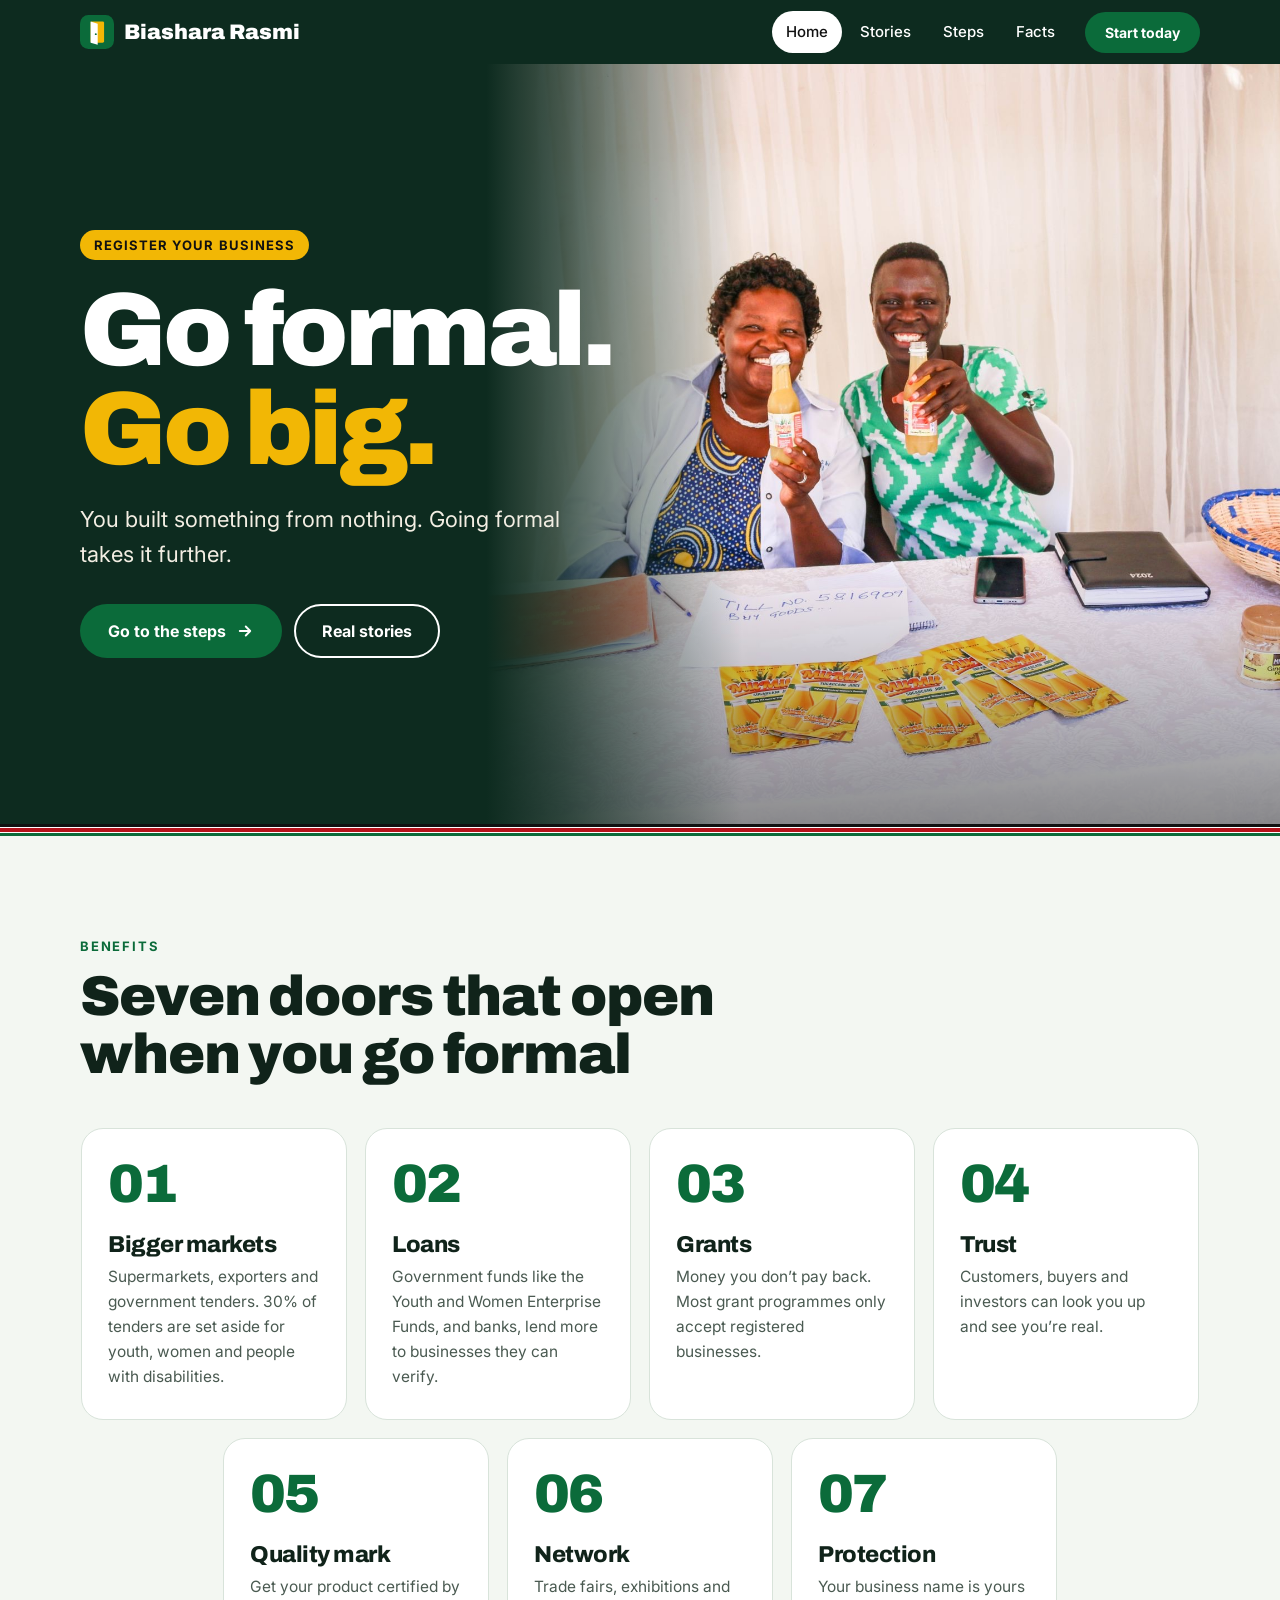
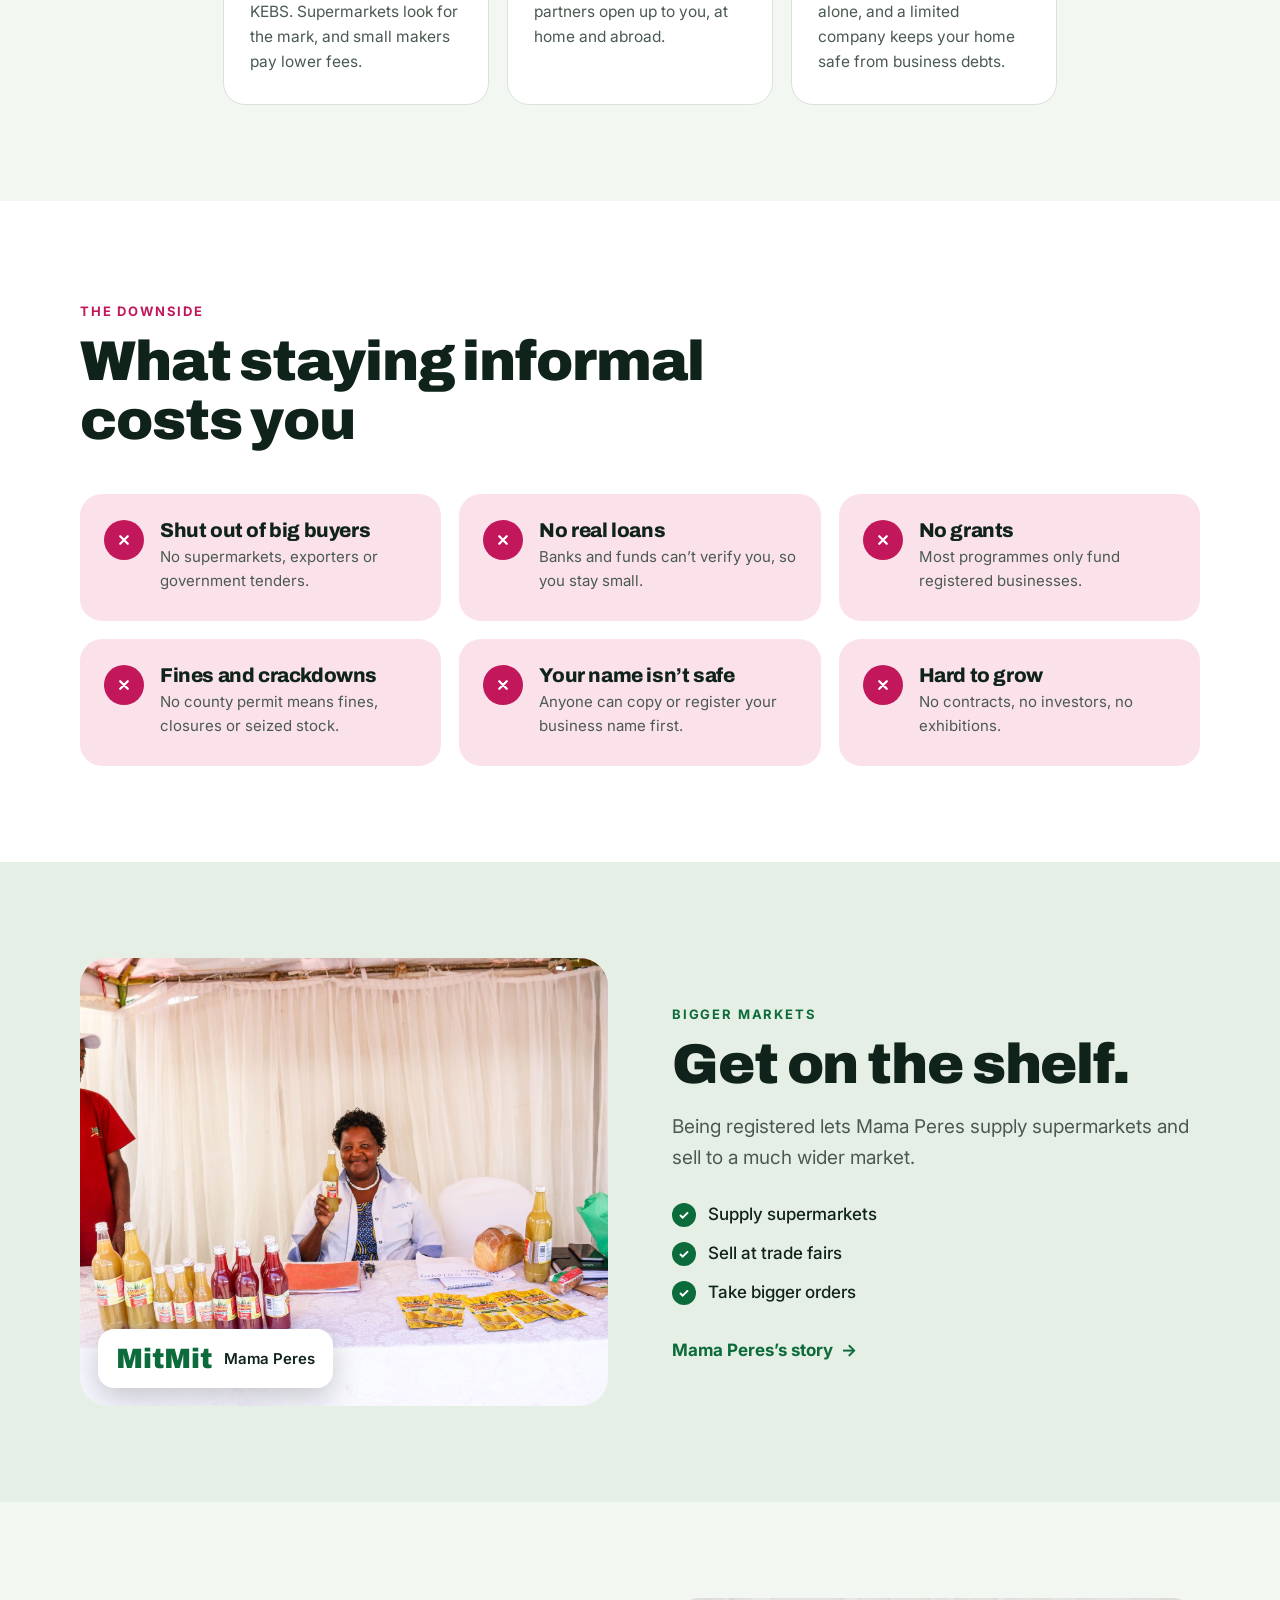
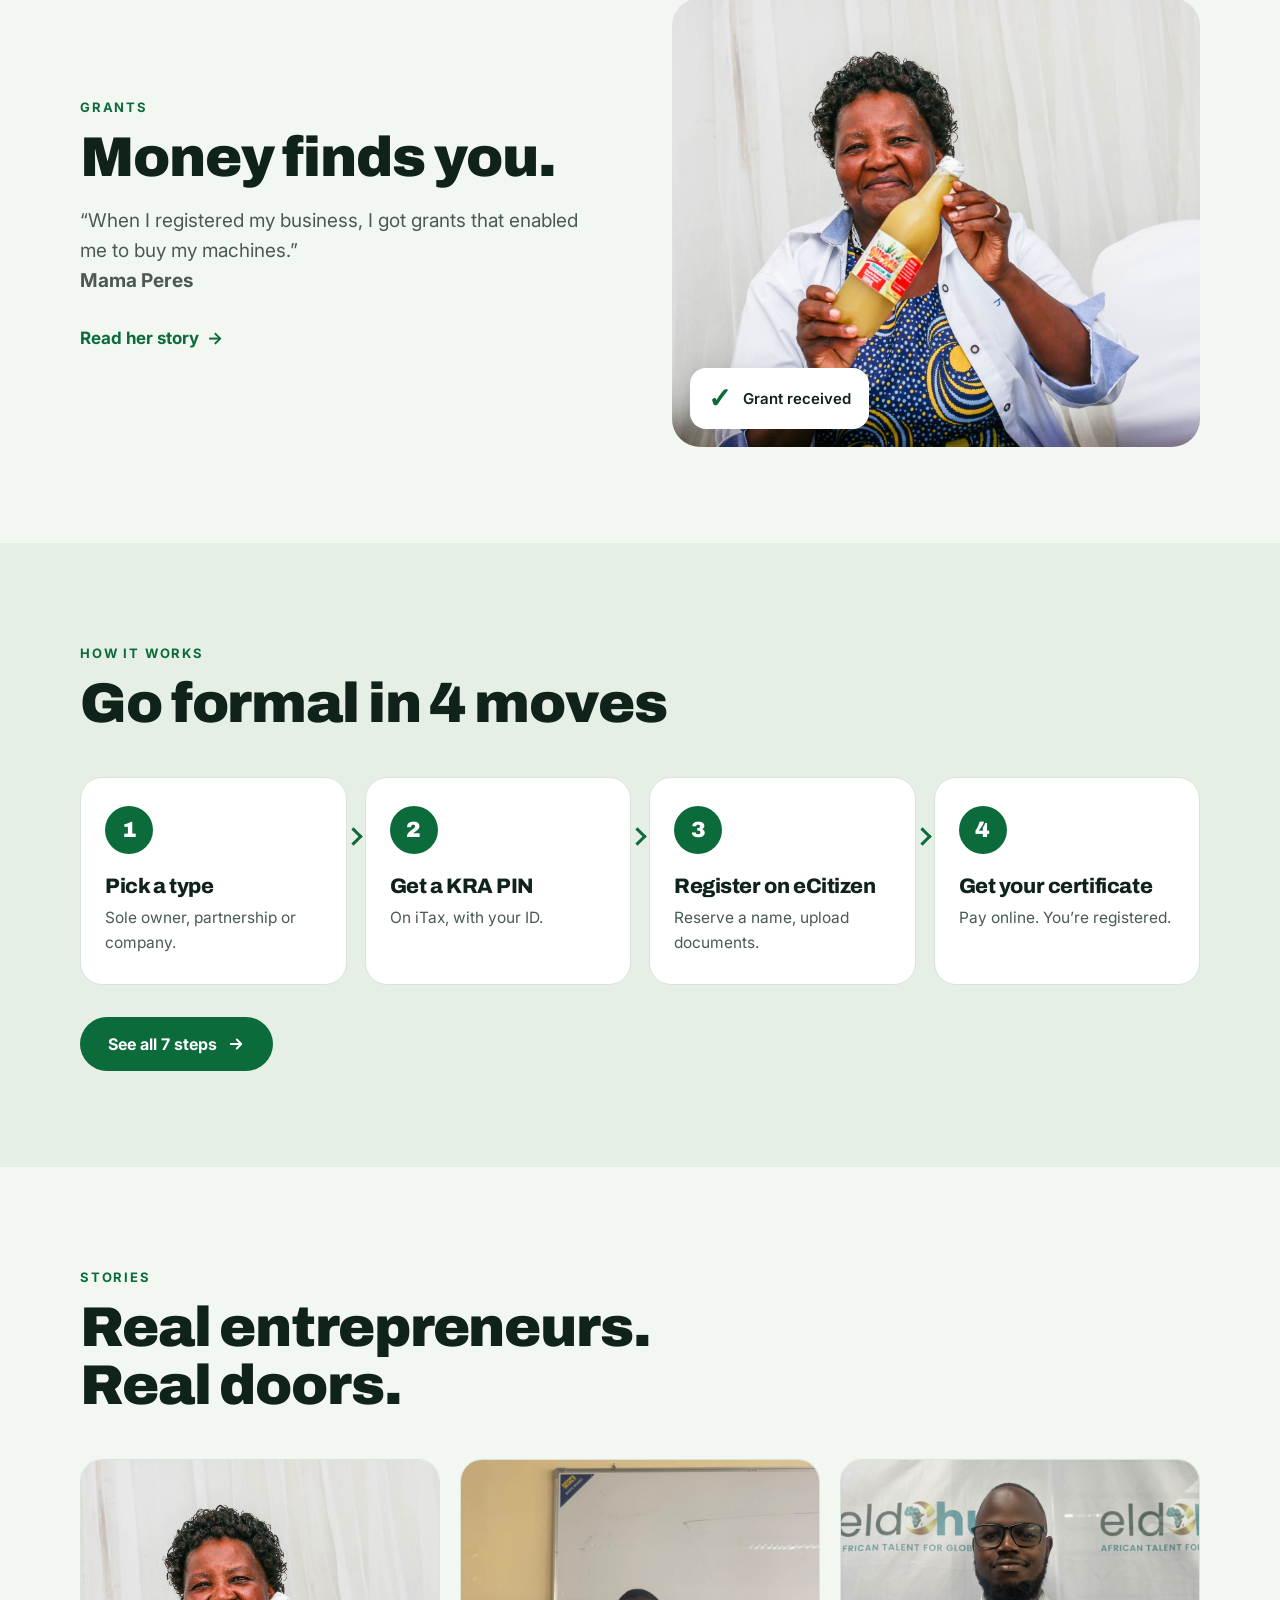
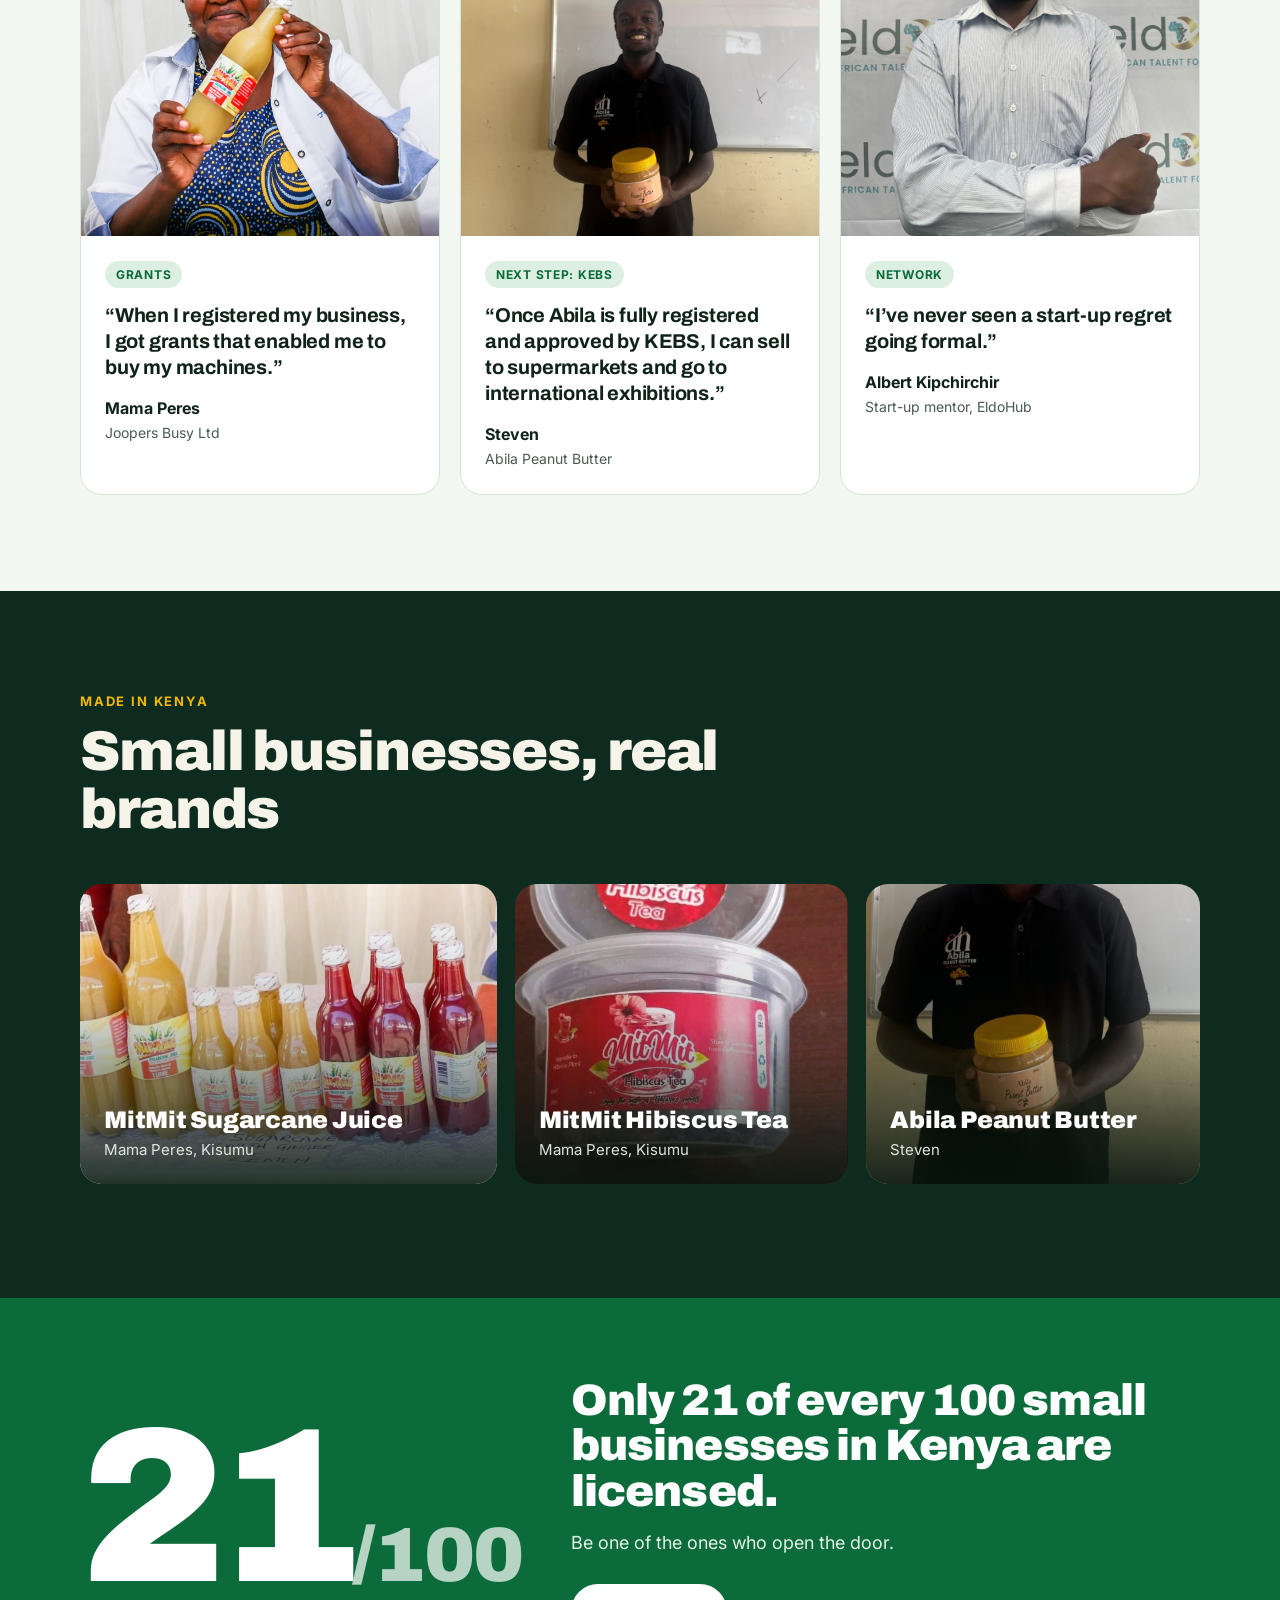
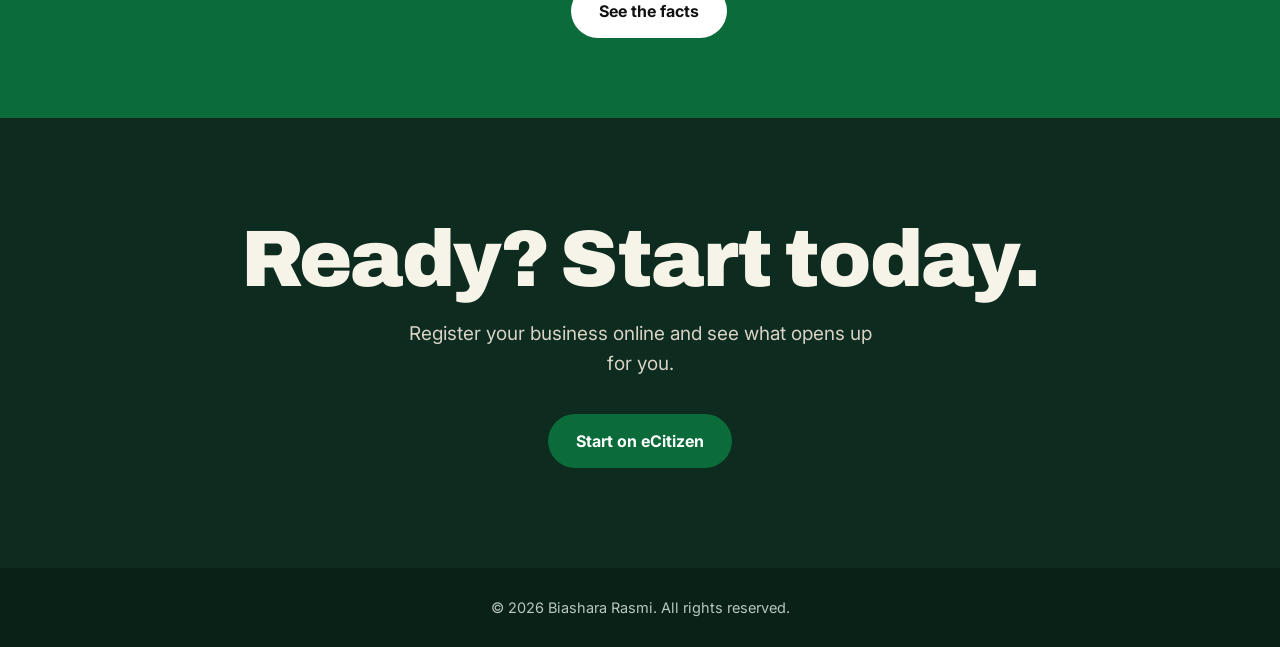
<file: index.html>
<!DOCTYPE html>
<html lang="en">
<head>
<meta charset="utf-8">
<meta name="viewport" content="width=device-width, initial-scale=1, viewport-fit=cover">
<title>Biashara Rasmi | Go rasmi. Go big.</title>
<meta name="description" content="Register your small business in Kenya. See what opens up, hear real stories and follow the steps.">
<link rel="preconnect" href="https://fonts.googleapis.com">
<link rel="preconnect" href="https://fonts.gstatic.com" crossorigin>
<link href="https://fonts.googleapis.com/css2?family=Archivo:wght@500;700;800;900&family=Inter:wght@400;500;600;700&display=swap" rel="stylesheet">
<link rel="stylesheet" href="assets/css/style.css">
<link rel="icon" type="image/svg+xml" href="assets/img/logo-mark.svg">
</head>
<body>

<!--<div class="notice"><p>Fees updated for 2026. <a href="steps.html">See the steps →</a></p></div>-->

<nav class="nav" aria-label="Main"><div class="wrap">
  <a class="logo" href="index.html" aria-label="Biashara Rasmi home"><svg class="logo-mark" viewBox="0 0 48 48" aria-hidden="true"><rect width="48" height="48" rx="12" fill="#0B6B3A"/><rect x="15" y="9" width="19" height="30" rx="2" fill="#F2B705"/><path d="M15 9 L25 12.5 V42 L15 39 Z" fill="#fff"/><circle cx="22.3" cy="27" r="1.4" fill="#0B6B3A"/></svg>Biashara Rasmi</a>
  <button class="menu-btn" aria-label="Menu" aria-expanded="false"><svg viewBox="0 0 24 24" fill="none" stroke="currentColor" stroke-width="2.2" stroke-linecap="round"><path d="M4 7h16M4 12h16M4 17h16"/></svg></button>
  <ul class="nav-links">
    <li><a href="index.html" aria-current="page">Home</a></li>
    <li><a href="stories.html">Stories</a></li>
    <li><a href="steps.html">Steps</a></li>
    <li><a href="facts.html">Facts</a></li>
  </ul>
  <div class="nav-tools">
    <a class="btn btn-green" href="https://accounts.ecitizen.go.ke" rel="noopener">Start today</a>
  </div>
</div></nav>

<!-- HERO: one full-bleed photo -->
<header class="hero" aria-label="Biashara Rasmi">
  <div class="slide is-on">
    <img src="assets/img/mama-stall.jpg" alt="Mama Peres and a colleague smiling with bottles of MitMit sugarcane juice at their stand" style="object-position:48% 40%">
    <div class="slide-body">
      <span class="tag">Register your business</span>
      <h1>Go formal.<br><em>Go big.</em></h1>
      <p>You built something from nothing. Going formal takes it further.</p>
      <div class="btns">
        <a class="btn btn-green" href="steps.html"><span>Go to the steps</span> <svg viewBox="0 0 24 24" fill="none" stroke="currentColor" stroke-width="2.5" stroke-linecap="round" stroke-linejoin="round"><path d="M5 12h14M13 6l6 6-6 6"/></svg></a>
        <a class="btn btn-ghost" href="stories.html">Real stories</a>
      </div>
    </div>
  </div>
</header>
<div class="stripe" aria-hidden="true"></div>

<main>
<!-- BENEFITS: tinted cards -->
<section class="sec" id="benefits"><div class="wrap">
  <div class="sec-head reveal">
    <span class="kick">Benefits</span>
    <h2>Seven doors that open when you go formal</h2>
  </div>
  <ol class="doors">
    <li class="door reveal">
      <h3>Bigger markets</h3>
      <p>Supermarkets, exporters and government tenders. 30% of tenders are set aside for youth, women and people with disabilities.</p>
    </li>
    <li class="door reveal">
      <h3>Loans</h3>
      <p>Government funds like the Youth and Women Enterprise Funds, and banks, lend more to businesses they can verify.</p>
    </li>
    <li class="door reveal">
      <h3>Grants</h3>
      <p>Money you don’t pay back. Most grant programmes only accept registered businesses.</p>
    </li>
    <li class="door reveal">
      <h3>Trust</h3>
      <p>Customers, buyers and investors can look you up and see you’re real.</p>
    </li>
    <li class="door reveal">
      <h3>Quality mark</h3>
      <p>Get your product certified by KEBS. Supermarkets look for the mark, and small makers pay lower fees.</p>
    </li>
    <li class="door reveal">
      <h3>Network</h3>
      <p>Trade fairs, exhibitions and partners open up to you, at home and abroad.</p>
    </li>
    <li class="door reveal">
      <h3>Protection</h3>
      <p>Your business name is yours alone, and a limited company keeps your home safe from business debts.</p>
    </li>
  </ol>
</div></section>

<!-- DOWNSIDES of staying informal -->
<section class="sec" id="downsides" style="background:var(--surface)"><div class="wrap">
  <div class="sec-head reveal">
    <span class="kick" style="color:var(--hib)">The downside</span>
    <h2>What staying informal costs you</h2>
  </div>
  <ul class="downs">
    <li class="down reveal"><div><h3>Shut out of big buyers</h3><p>No supermarkets, exporters or government tenders.</p></div></li>
    <li class="down reveal"><div><h3>No real loans</h3><p>Banks and funds can’t verify you, so you stay small.</p></div></li>
    <li class="down reveal"><div><h3>No grants</h3><p>Most programmes only fund registered businesses.</p></div></li>
    <li class="down reveal"><div><h3>Fines and crackdowns</h3><p>No county permit means fines, closures or seized stock.</p></div></li>
    <li class="down reveal"><div><h3>Your name isn’t safe</h3><p>Anyone can copy or register your business name first.</p></div></li>
    <li class="down reveal"><div><h3>Hard to grow</h3><p>No contracts, no investors, no exhibitions.</p></div></li>
  </ul>
</div></section>

<!-- SPLIT ROWS: both doors that opened for Mama Peres -->
<section class="sec band"><div class="wrap">
  <div class="split reveal">
    <div class="split-media">
      <img src="assets/img/mama-expo.jpg" alt="Mama Peres at her MitMit stand with juice, sachets and ginger powder" loading="lazy" style="object-position:50% 60%">
      <div class="pill"><b>MitMit</b><span>Mama Peres</span></div>
    </div>
    <div>
      <span class="kick">Bigger markets</span>
      <h2>Get on the shelf.</h2>
      <p>Being registered lets Mama Peres supply supermarkets and sell to a much wider market.</p>
      <ul class="ticks">
        <li>Supply supermarkets</li>
        <li>Sell at trade fairs</li>
        <li>Take bigger orders</li>
      </ul>
      <a class="link-arrow" href="stories.html#mama-peres"><span>Mama Peres’s story</span> →</a>
    </div>
  </div>
</div></section>

<section class="sec"><div class="wrap">
  <div class="split flip reveal">
    <div class="split-media">
      <img src="assets/img/mama-juice.jpg" alt="Mama Peres holding a bottle of her MitMit sugarcane juice" loading="lazy" style="object-position:40% 50%">
      <div class="pill"><b>✓</b><span>Grant received</span></div>
    </div>
    <div>
      <span class="kick">Grants</span>
      <h2>Money finds you.</h2>
      <p>“When I registered my business, I got grants that enabled me to buy my machines.”<br><b>Mama Peres</b></p>
      <a class="link-arrow" href="stories.html#mama-peres"><span>Read her story</span> →</a>
    </div>
  </div>
</div></section>

<!-- HOW IT WORKS: 4 steps -->
<section class="sec band"><div class="wrap">
  <div class="sec-head reveal">
    <span class="kick">How it works</span>
    <h2>Go formal in 4 moves</h2>
  </div>
  <ol class="steps4">
    <li class="reveal"><h3>Pick a type</h3><p>Sole owner, partnership or company.</p></li>
    <li class="reveal"><h3>Get a KRA PIN</h3><p>On iTax, with your ID.</p></li>
    <li class="reveal"><h3>Register on eCitizen</h3><p>Reserve a name, upload documents.</p></li>
    <li class="reveal"><h3>Get your certificate</h3><p>Pay online. You’re registered.</p></li>
  </ol>
  <p style="margin-top:32px"><a class="btn btn-green" href="steps.html"><span>See all 7 steps</span> <svg viewBox="0 0 24 24" fill="none" stroke="currentColor" stroke-width="2.5" stroke-linecap="round" stroke-linejoin="round"><path d="M5 12h14M13 6l6 6-6 6"/></svg></a></p>
</div></section>

<!-- STORIES -->
<section class="sec"><div class="wrap">
  <div class="sec-head reveal">
    <span class="kick">Stories</span>
    <h2>Real entrepreneurs. Real doors.</h2>
  </div>
  <div class="stories">
    <a class="story reveal" href="stories.html#mama-peres">
      <div class="ph"><img src="assets/img/mama-juice.jpg" alt="Mama Peres with her MitMit sugarcane juice" loading="lazy" style="object-position:40% 50%"></div>
      <div class="tx"><span class="chip">Grants</span>
        <blockquote>“When I registered my business, I got grants that enabled me to buy my machines.”</blockquote>
        <p class="who"><b>Mama Peres</b>Joopers Busy Ltd</p></div>
    </a>
    <a class="story reveal" href="stories.html#steven">
      <div class="ph"><img src="assets/img/steven.jpg" alt="Steven holding a jar of his peanut butter" loading="lazy"></div>
      <div class="tx"><span class="chip">Next step: KEBS</span>
        <blockquote>“Once Abila is fully registered and approved by KEBS, I can sell to supermarkets and go to international exhibitions.”</blockquote>
        <p class="who"><b>Steven</b>Abila Peanut Butter</p></div>
    </a>
    <a class="story reveal" href="stories.html#albert">
      <div class="ph"><img src="assets/img/albert.jpg" alt="Albert Kipchirchir at EldoHub" loading="lazy"></div>
      <div class="tx"><span class="chip">Network</span>
        <blockquote>“I’ve never seen a start-up regret going formal.”</blockquote>
        <p class="who"><b>Albert Kipchirchir</b>Start-up mentor, EldoHub</p></div>
    </a>
  </div>
</div></section>

<!-- PRODUCTS -->
<section class="sec brand-sec"><div class="wrap">
  <div class="sec-head reveal">
    <span class="kick">Made in Kenya</span>
    <h2>Small businesses, real brands</h2>
  </div>
  <div class="products">
    <a class="prod reveal" href="stories.html#products">
      <img src="assets/img/product-range.jpg" alt="MitMit sugarcane juice in 250ml, 500ml and 1 litre bottles" loading="lazy">
      <span class="lab"><b>MitMit Sugarcane Juice</b><span>Mama Peres, Kisumu</span></span>
    </a>
    <a class="prod reveal" href="stories.html#products">
      <img src="assets/img/hibiscus-tea.jpg" alt="A tub of MitMit hibiscus tea" loading="lazy">
      <span class="lab"><b>MitMit Hibiscus Tea</b><span>Mama Peres, Kisumu</span></span>
    </a>
    <a class="prod reveal" href="stories.html#abila">
      <img src="assets/img/abila-jar.jpg" alt="A jar of Abila Peanut Butter with a yellow lid" loading="lazy">
      <span class="lab"><b>Abila Peanut Butter</b><span>Steven</span></span>
    </a>
  </div>
</div></section>

<!-- BIG NUMBER -->
<section class="numband"><div class="wrap">
  <div class="big reveal">21<small>/100</small></div>
  <div class="reveal">
    <h2>Only 21 of every 100 small businesses in Kenya are licensed.</h2>
    <p>Be one of the ones who open the door.</p>
    <a class="btn btn-light" href="facts.html">See the facts</a>
  </div>
</div></section>

<!-- CTA -->
<section class="cta"><div class="wrap">
  <h2 class="reveal">Ready? Start today.</h2>
  <p class="reveal">Register your business online and see what opens up for you.</p>
  <a class="btn btn-green reveal" href="https://accounts.ecitizen.go.ke" rel="noopener">Start on eCitizen</a>
</div></section>
</main>

<footer><div class="wrap foot-simple">
  <p>© 2026 Biashara Rasmi. All rights reserved.</p>
</div></footer>

<script src="assets/js/main.js"></script>
</body>
</html>
</file>
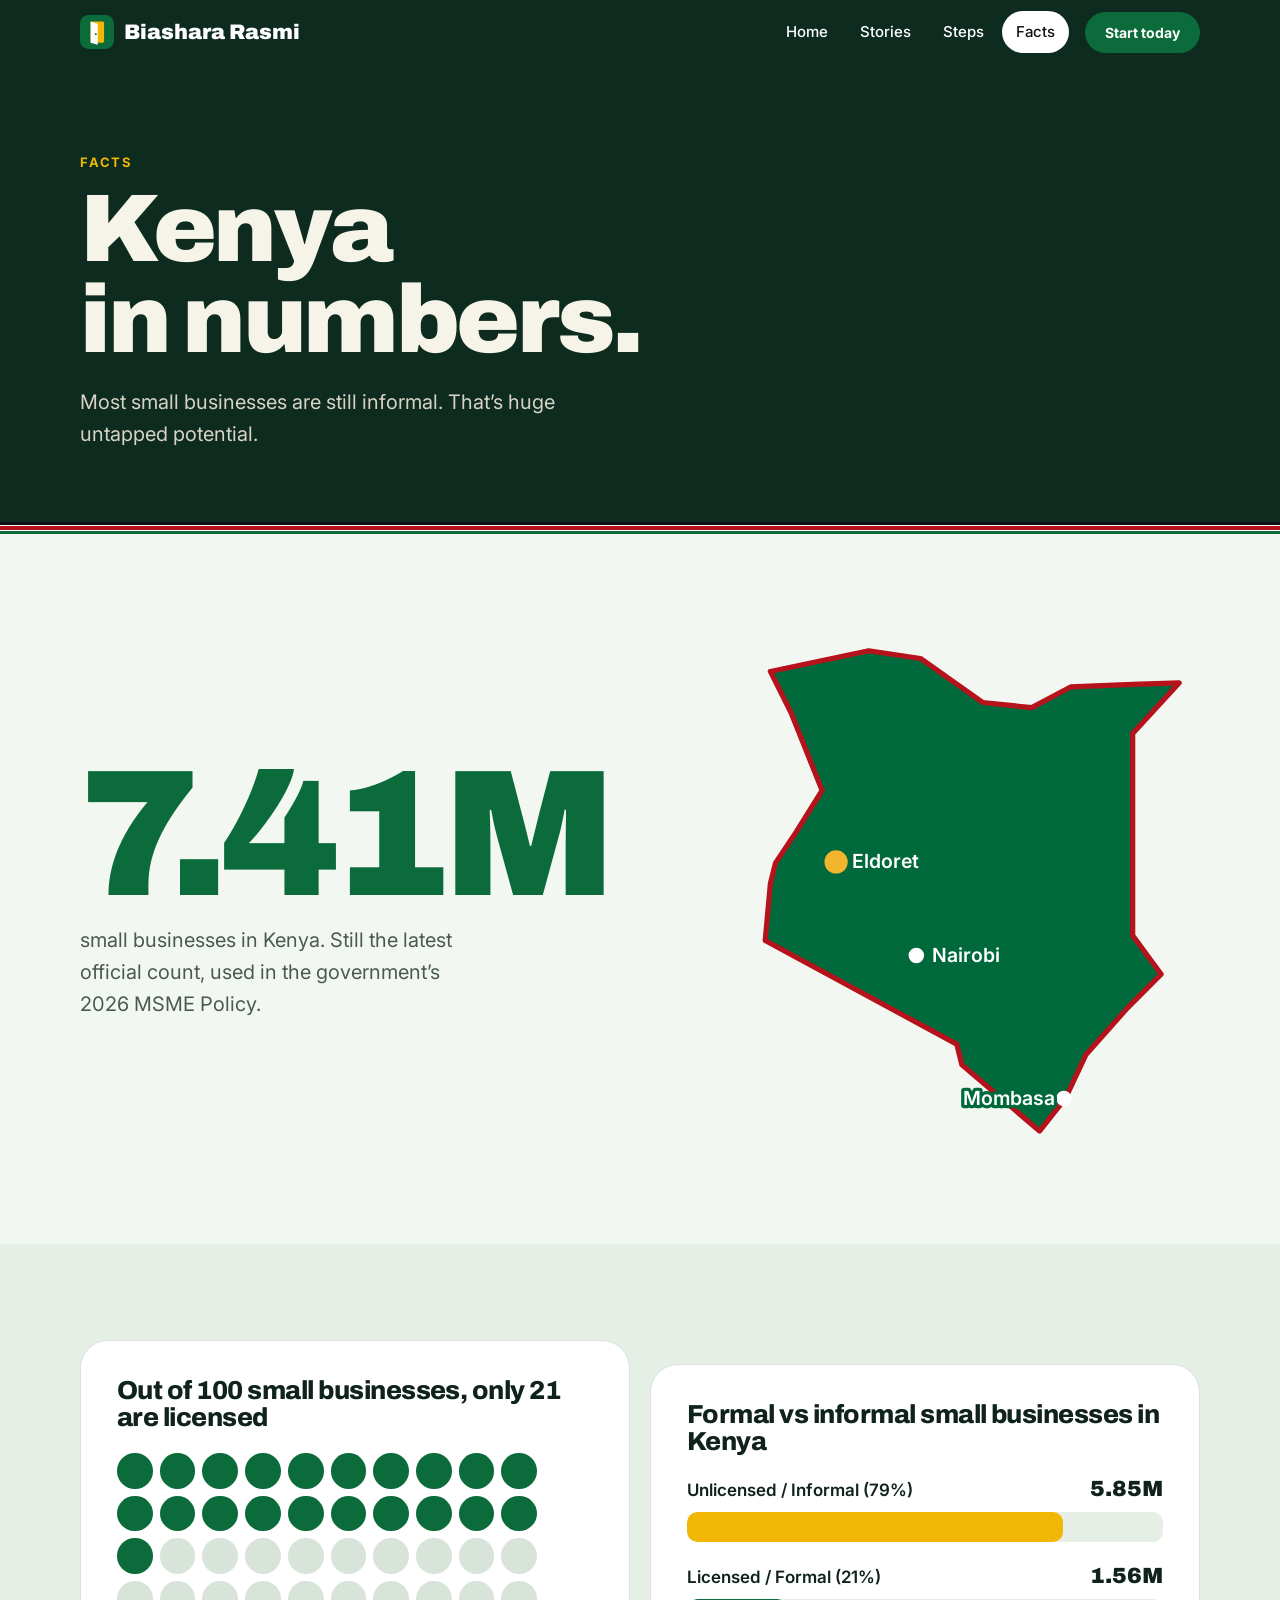
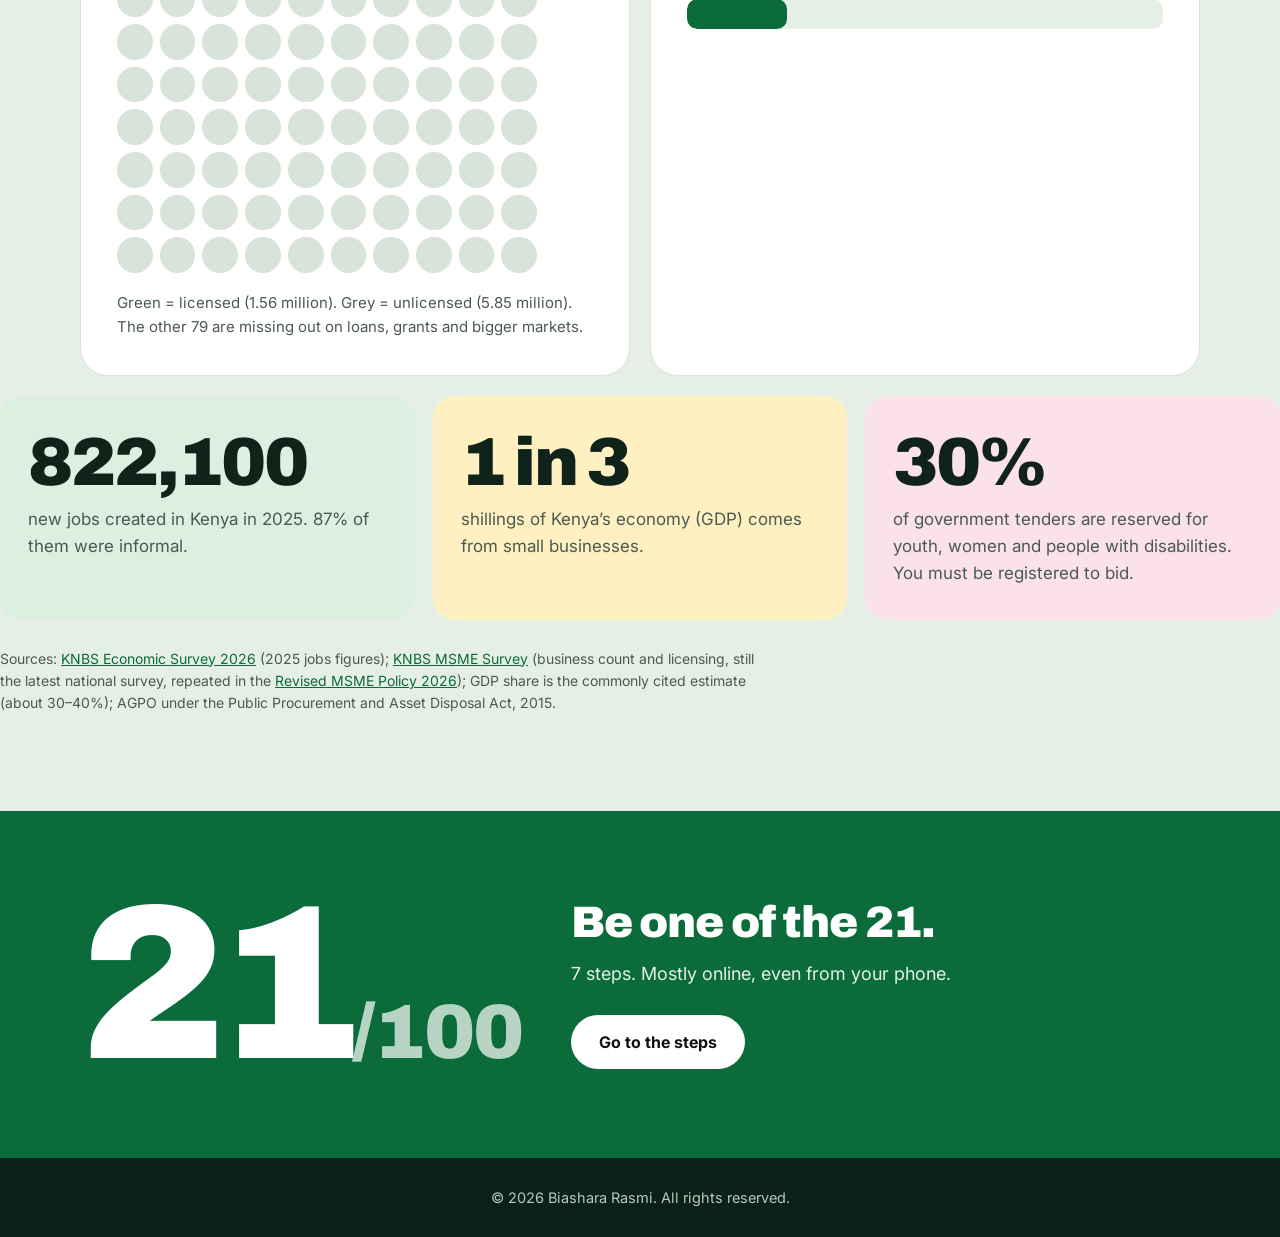
<file: facts.html>
<!DOCTYPE html>
<html lang="en">
<head>
<meta charset="utf-8">
<meta name="viewport" content="width=device-width, initial-scale=1, viewport-fit=cover">
<title>Facts | Biashara Rasmi</title>
<meta name="description" content="Kenya's small businesses in numbers: how many are licensed, jobs, and GDP.">
<link rel="preconnect" href="https://fonts.googleapis.com">
<link rel="preconnect" href="https://fonts.gstatic.com" crossorigin>
<link href="https://fonts.googleapis.com/css2?family=Archivo:wght@500;700;800;900&family=Inter:wght@400;500;600;700&display=swap" rel="stylesheet">
<link rel="stylesheet" href="assets/css/style.css">
<link rel="icon" type="image/svg+xml" href="assets/img/logo-mark.svg">
</head>
<body>

<!--<div class="notice"><p>Fees updated for 2026. <a href="steps.html">See the steps →</a></p></div>-->

<nav class="nav" aria-label="Main"><div class="wrap">
  <a class="logo" href="index.html" aria-label="Biashara Rasmi home"><svg class="logo-mark" viewBox="0 0 48 48" aria-hidden="true"><rect width="48" height="48" rx="12" fill="#0B6B3A"/><rect x="15" y="9" width="19" height="30" rx="2" fill="#F2B705"/><path d="M15 9 L25 12.5 V42 L15 39 Z" fill="#fff"/><circle cx="22.3" cy="27" r="1.4" fill="#0B6B3A"/></svg>Biashara Rasmi</a>
  <button class="menu-btn" aria-label="Menu" aria-expanded="false"><svg viewBox="0 0 24 24" fill="none" stroke="currentColor" stroke-width="2.2" stroke-linecap="round"><path d="M4 7h16M4 12h16M4 17h16"/></svg></button>
  <ul class="nav-links">
    <li><a href="index.html">Home</a></li>
    <li><a href="stories.html">Stories</a></li>
    <li><a href="steps.html">Steps</a></li>
    <li><a href="facts.html" aria-current="page">Facts</a></li>
  </ul>
  <div class="nav-tools">
    <a class="btn btn-green" href="https://accounts.ecitizen.go.ke" rel="noopener">Start today</a>
  </div>
</div></nav>

<header class="page-hero">
  <div class="wrap">
    <span class="kick">Facts</span>
    <h1>Kenya<br>in numbers.</h1>
    <p>Most small businesses are still informal. That’s huge untapped potential.</p>
  </div>
</header>
<div class="stripe" aria-hidden="true"></div>

<main>
<section class="sec"><div class="wrap">
  <div class="facts-top">
    <div class="reveal">
      <div class="mega">7.41M</div>
      <p class="mega-sub">small businesses in Kenya. Still the latest official count, used in the government’s 2026 MSME Policy.</p>
    </div>
    <svg class="kmap reveal" id="kmap" viewBox="0 0 340 400" role="img" aria-label="Map of Kenya showing Eldoret, Nairobi and Mombasa"></svg>
  </div>


  
</div></section>

<section class="sec band"><div class="wrap">
  <div class="two">
    <div class="panel reveal">
      <h3>Out of 100 small businesses, only 21 are licensed</h3>
      <div class="dots" id="dots" role="img" aria-label="21 of 100 dots are green"></div>
      <p class="legend">Green = licensed (1.56 million). Grey = unlicensed (5.85 million). The other 79 are missing out on loans, grants and bigger markets.</p>
    </div>
    <!--<div class="panel reveal">
      <h3>People in work in Kenya, 2025</h3>
      <div class="hbar">
        <div class="row"><div class="lbl"><span>Informal sector</span><b>18.1M</b></div><div class="track"><div class="fill" data-w="100%"></div></div></div>
        <div class="row"><div class="lbl"><span>Formal jobs</span><b>3.3M</b></div><div class="track"><div class="fill g" data-w="18%"></div></div></div>
      </div>-->

<div class="panel reveal" style="margin-top:24px">
    <h3>Formal vs informal small businesses in Kenya</h3>
    <div class="hbar">
      <div class="row"><div class="lbl"><span>Unlicensed / Informal (79%)</span><b>5.85M</b></div><div class="track"><div class="fill" data-w="79%"></div></div></div>
      <div class="row"><div class="lbl"><span>Licensed / Formal (21%)</span><b>1.56M</b></div><div class="track"><div class="fill g" data-w="21%"></div></div></div>
    </div>
  </div>
      
    </div>
  </div>

  <div class="tiles">
    <div class="tile reveal"><b>822,100</b><span>new jobs created in Kenya in 2025. 87% of them were informal.</span></div>
    <div class="tile reveal"><b>1 in 3</b><span>shillings of Kenya’s economy (GDP) comes from small businesses.</span></div>
    <div class="tile reveal"><b>30%</b><span>of government tenders are reserved for youth, women and people with disabilities. You must be registered to bid.</span></div>
  </div>

  <p class="sources">Sources: <a href="https://kenyanwallstreet.com/economic-survey-2026-highlights" rel="noopener">KNBS Economic Survey 2026</a> (2025 jobs figures); <a href="https://www.knbs.or.ke/wp-content/uploads/2023/09/2016-Micro-Small-and-Medium-Enterprises-Basic-Report.pdf" rel="noopener">KNBS MSME Survey</a> (business count and licensing, still the latest national survey, repeated in the <a href="https://msea.go.ke/wp-content/uploads/2026/07/Revised-MSME-Policy-2026.pdf" rel="noopener">Revised MSME Policy 2026</a>); GDP share is the commonly cited estimate (about 30–40%); AGPO under the Public Procurement and Asset Disposal Act, 2015.</p>
</div></section>

<section class="numband"><div class="wrap">
  <div class="big reveal">21<small>/100</small></div>
  <div class="reveal">
    <h2>Be one of the 21.</h2>
    <p>7 steps. Mostly online, even from your phone.</p>
    <a class="btn btn-light" href="steps.html">Go to the steps</a>
  </div>
</div></section>
</main>

<footer><div class="wrap foot-simple">
  <p>© 2026 Biashara Rasmi. All rights reserved.</p>
</div></footer>

<script src="assets/js/main.js"></script>
</body>
</html>
</file>
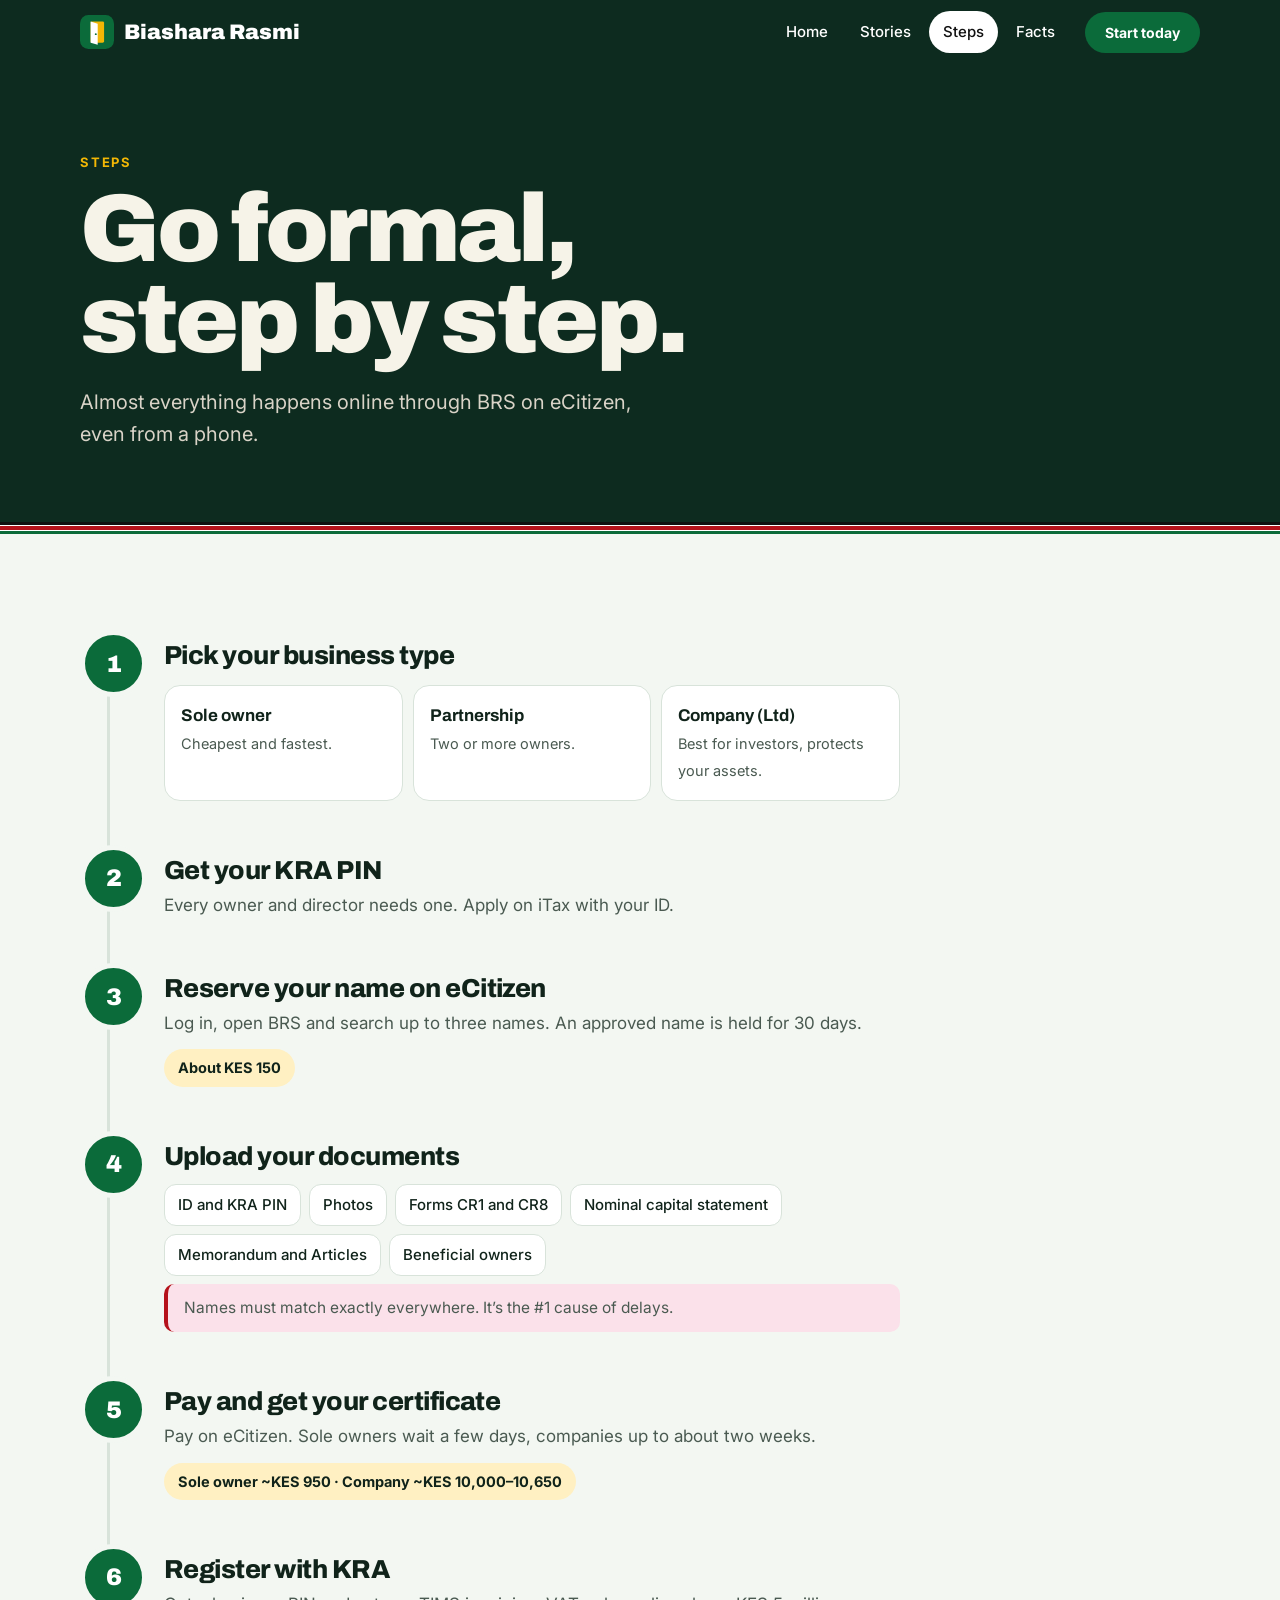
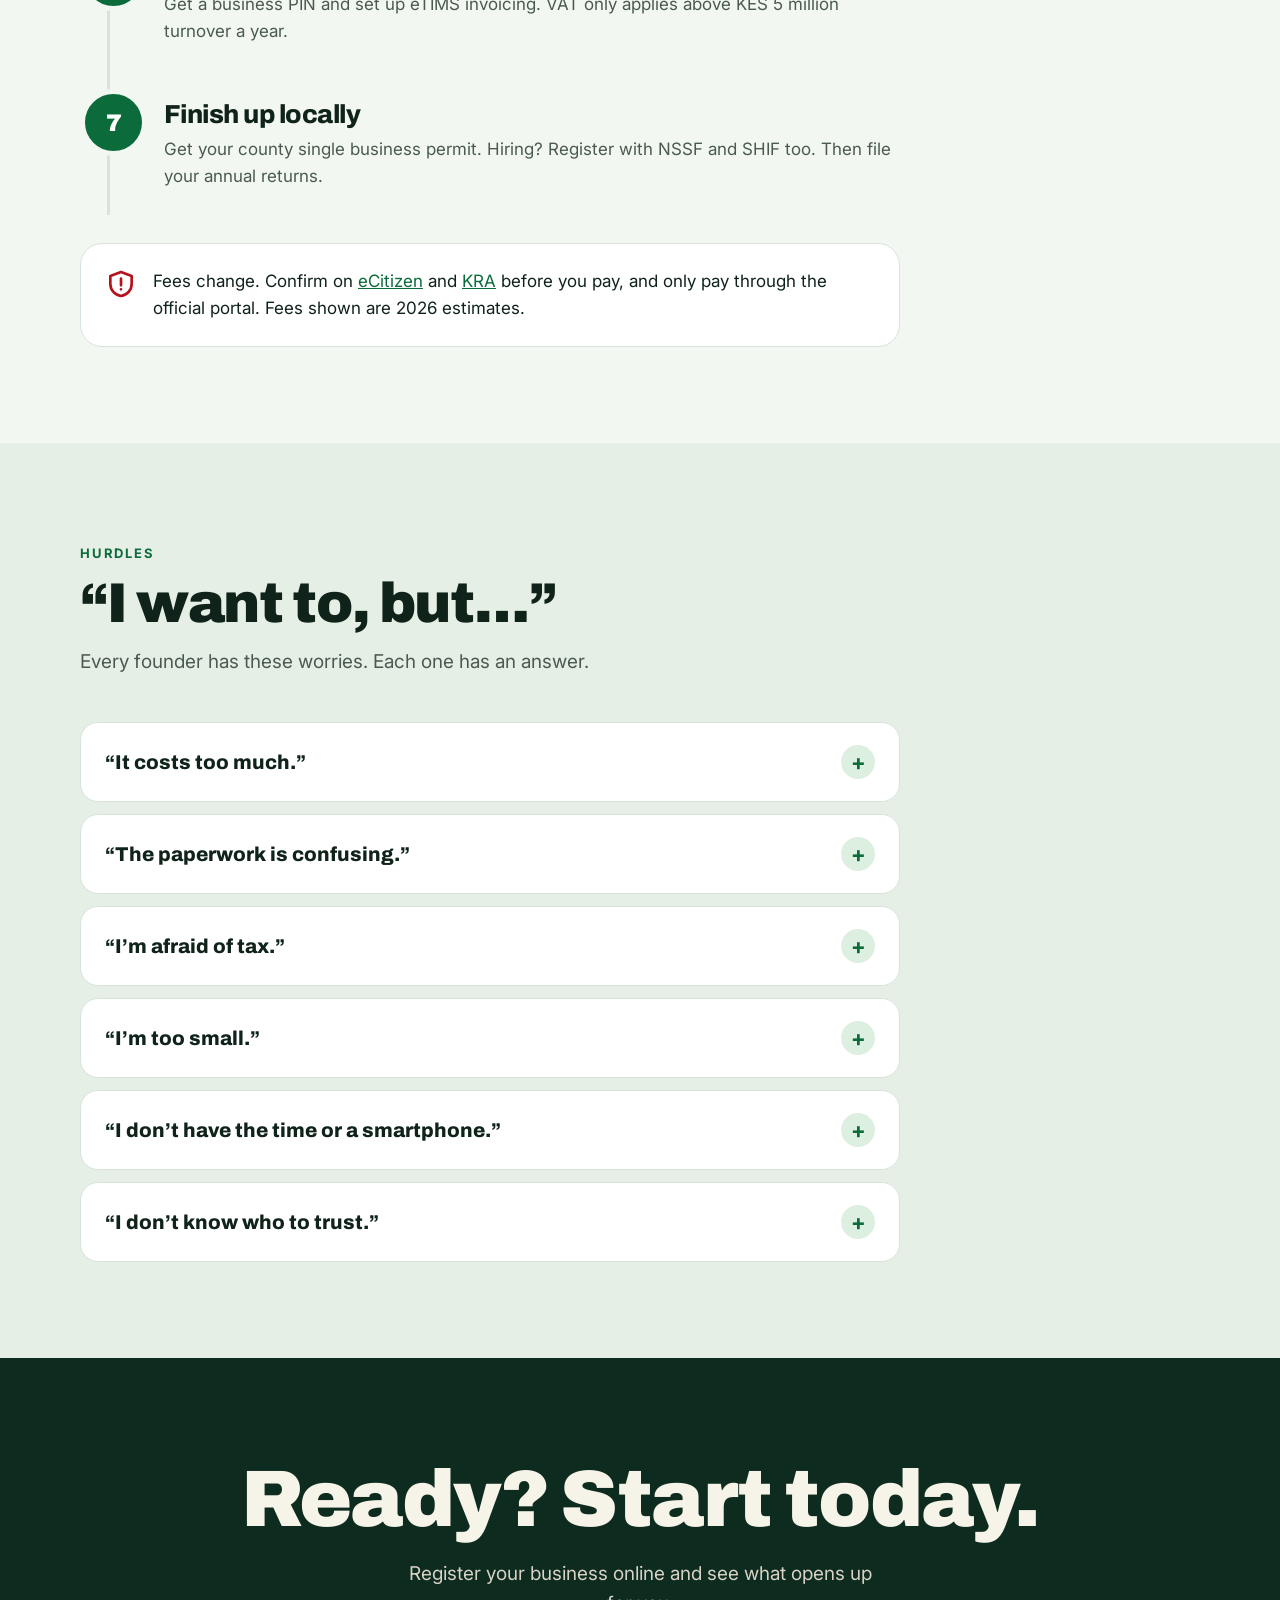
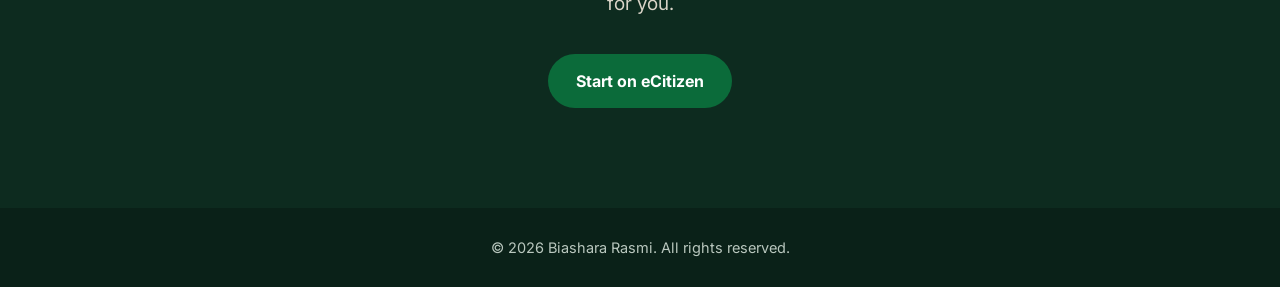
<file: steps.html>
<!DOCTYPE html>
<html lang="en">
<head>
<meta charset="utf-8">
<meta name="viewport" content="width=device-width, initial-scale=1, viewport-fit=cover">
<title>Steps | Biashara Rasmi</title>
<meta name="description" content="How to register your business in Kenya, step by step, with 2026 fee estimates.">
<link rel="preconnect" href="https://fonts.googleapis.com">
<link rel="preconnect" href="https://fonts.gstatic.com" crossorigin>
<link href="https://fonts.googleapis.com/css2?family=Archivo:wght@500;700;800;900&family=Inter:wght@400;500;600;700&display=swap" rel="stylesheet">
<link rel="stylesheet" href="assets/css/style.css">
<link rel="icon" type="image/svg+xml" href="assets/img/logo-mark.svg">
</head>
<body>

<!--<div class="notice"><p>Only pay through eCitizen. <a href="https://accounts.ecitizen.go.ke" rel="noopener">Open eCitizen →</a></p></div>-->

<nav class="nav" aria-label="Main"><div class="wrap">
  <a class="logo" href="index.html" aria-label="Biashara Rasmi home"><svg class="logo-mark" viewBox="0 0 48 48" aria-hidden="true"><rect width="48" height="48" rx="12" fill="#0B6B3A"/><rect x="15" y="9" width="19" height="30" rx="2" fill="#F2B705"/><path d="M15 9 L25 12.5 V42 L15 39 Z" fill="#fff"/><circle cx="22.3" cy="27" r="1.4" fill="#0B6B3A"/></svg>Biashara Rasmi</a>
  <button class="menu-btn" aria-label="Menu" aria-expanded="false"><svg viewBox="0 0 24 24" fill="none" stroke="currentColor" stroke-width="2.2" stroke-linecap="round"><path d="M4 7h16M4 12h16M4 17h16"/></svg></button>
  <ul class="nav-links">
    <li><a href="index.html">Home</a></li>
    <li><a href="stories.html">Stories</a></li>
    <li><a href="steps.html" aria-current="page">Steps</a></li>
    <li><a href="facts.html">Facts</a></li>
  </ul>
  <div class="nav-tools">
    <a class="btn btn-green" href="https://accounts.ecitizen.go.ke" rel="noopener">Start today</a>
  </div>
</div></nav>

<header class="page-hero">
  <div class="wrap">
    <span class="kick">Steps</span>
    <h1>Go formal,<br>step by step.</h1>
    <p>Almost everything happens online through BRS on eCitizen, even from a phone.</p>
  </div>
</header>
<div class="stripe" aria-hidden="true"></div>

<main>
<section class="sec"><div class="wrap">
  <ol class="timeline">
    <li class="reveal">
      <h3>Pick your business type</h3>
      <div class="types">
        <div><b>Sole owner</b><span>Cheapest and fastest.</span></div>
        <div><b>Partnership</b><span>Two or more owners.</span></div>
        <div><b>Company (Ltd)</b><span>Best for investors, protects your assets.</span></div>
      </div>
    </li>
    <li class="reveal">
      <h3>Get your KRA PIN</h3>
      <p>Every owner and director needs one. Apply on iTax with your ID.</p>
    </li>
    <li class="reveal">
      <h3>Reserve your name on eCitizen</h3>
      <p>Log in, open BRS and search up to three names. An approved name is held for 30 days.</p>
      <span class="fee">About KES 150</span>
    </li>
    <li class="reveal">
      <h3>Upload your documents</h3>
      <ul class="docs">
        <li>ID and KRA PIN</li>
        <li>Photos</li>
        <li>Forms CR1 and CR8</li>
        <li>Nominal capital statement</li>
        <li>Memorandum and Articles</li>
        <li>Beneficial owners</li>
      </ul>
      <p class="warn">Names must match exactly everywhere. It’s the #1 cause of delays.</p>
    </li>
    <li class="reveal">
      <h3>Pay and get your certificate</h3>
      <p>Pay on eCitizen. Sole owners wait a few days, companies up to about two weeks.</p>
      <span class="fee">Sole owner ~KES 950 · Company ~KES 10,000–10,650</span>
    </li>
    <li class="reveal">
      <h3>Register with KRA</h3>
      <p>Get a business PIN and set up eTIMS invoicing. VAT only applies above KES 5 million turnover a year.</p>
    </li>
    <li class="reveal">
      <h3>Finish up locally</h3>
      <p>Get your county single business permit. Hiring? Register with NSSF and SHIF too. Then file your annual returns.</p>
    </li>
  </ol>

  <div class="safe reveal">
    <svg viewBox="0 0 24 24" fill="none" stroke="currentColor" stroke-width="2" stroke-linecap="round" stroke-linejoin="round"><path d="M12 3l8 3v6c0 4.5-3.4 8.3-8 9-4.6-.7-8-4.5-8-9V6l8-3zM12 8v5M12 16h.01"/></svg>
    <p>Fees change. Confirm on <a href="https://accounts.ecitizen.go.ke" rel="noopener">eCitizen</a> and <a href="https://www.kra.go.ke/" rel="noopener">KRA</a> before you pay, and only pay through the official portal. Fees shown are 2026 estimates.</p>
  </div>
</div></section>

<section class="sec band" id="hurdles"><div class="wrap">
  <div class="sec-head reveal">
    <span class="kick">Hurdles</span>
    <h2>“I want to, but…”</h2>
    <p>Every founder has these worries. Each one has an answer.</p>
  </div>
  <div class="faq">
    <details class="reveal"><summary>“It costs too much.”</summary>
      <p><b>Start small.</b> A sole proprietorship is about KES 950. Upgrade to a company when you’re ready. One grant or one big customer can repay it many times over.</p></details>
    <details class="reveal"><summary>“The paperwork is confusing.”</summary>
      <p><b>It’s a checklist.</b> Follow the steps in order. Stuck? An accountant or company secretary can file for you, and everything is still yours.</p></details>
    <details class="reveal"><summary>“I’m afraid of tax.”</summary>
      <p><b>Registering isn’t a huge tax bill.</b> VAT only starts above KES 5 million a year. Ask KRA or an accountant which tax option fits your size.</p></details>
    <details class="reveal"><summary>“I’m too small.”</summary>
      <p><b>Every big brand started small.</b> You still run things your way, now with the power to sign bigger contracts and win grants.</p></details>
    <details class="reveal"><summary>“I don’t have the time or a smartphone.”</summary>
      <p><b>One evening can be enough.</b> Gather your documents first, then fill in the forms in one go. A cyber café or a trusted accountant can help.</p></details>
    <details class="reveal"><summary>“I don’t know who to trust.”</summary>
      <p><b>Use only the official portal.</b> Pay on eCitizen only. Beware of anyone who promises to “fast-track” you for cash.</p></details>
  </div>
</div></section>

<section class="cta"><div class="wrap">
  <h2 class="reveal">Ready? Start today.</h2>
  <p class="reveal">Register your business online and see what opens up for you.</p>
  <a class="btn btn-green reveal" href="https://accounts.ecitizen.go.ke" rel="noopener">Start on eCitizen</a>
</div></section>
</main>

<footer><div class="wrap foot-simple">
  <p>© 2026 Biashara Rasmi. All rights reserved.</p>
</div></footer>

<script src="assets/js/main.js"></script>
</body>
</html>
</file>
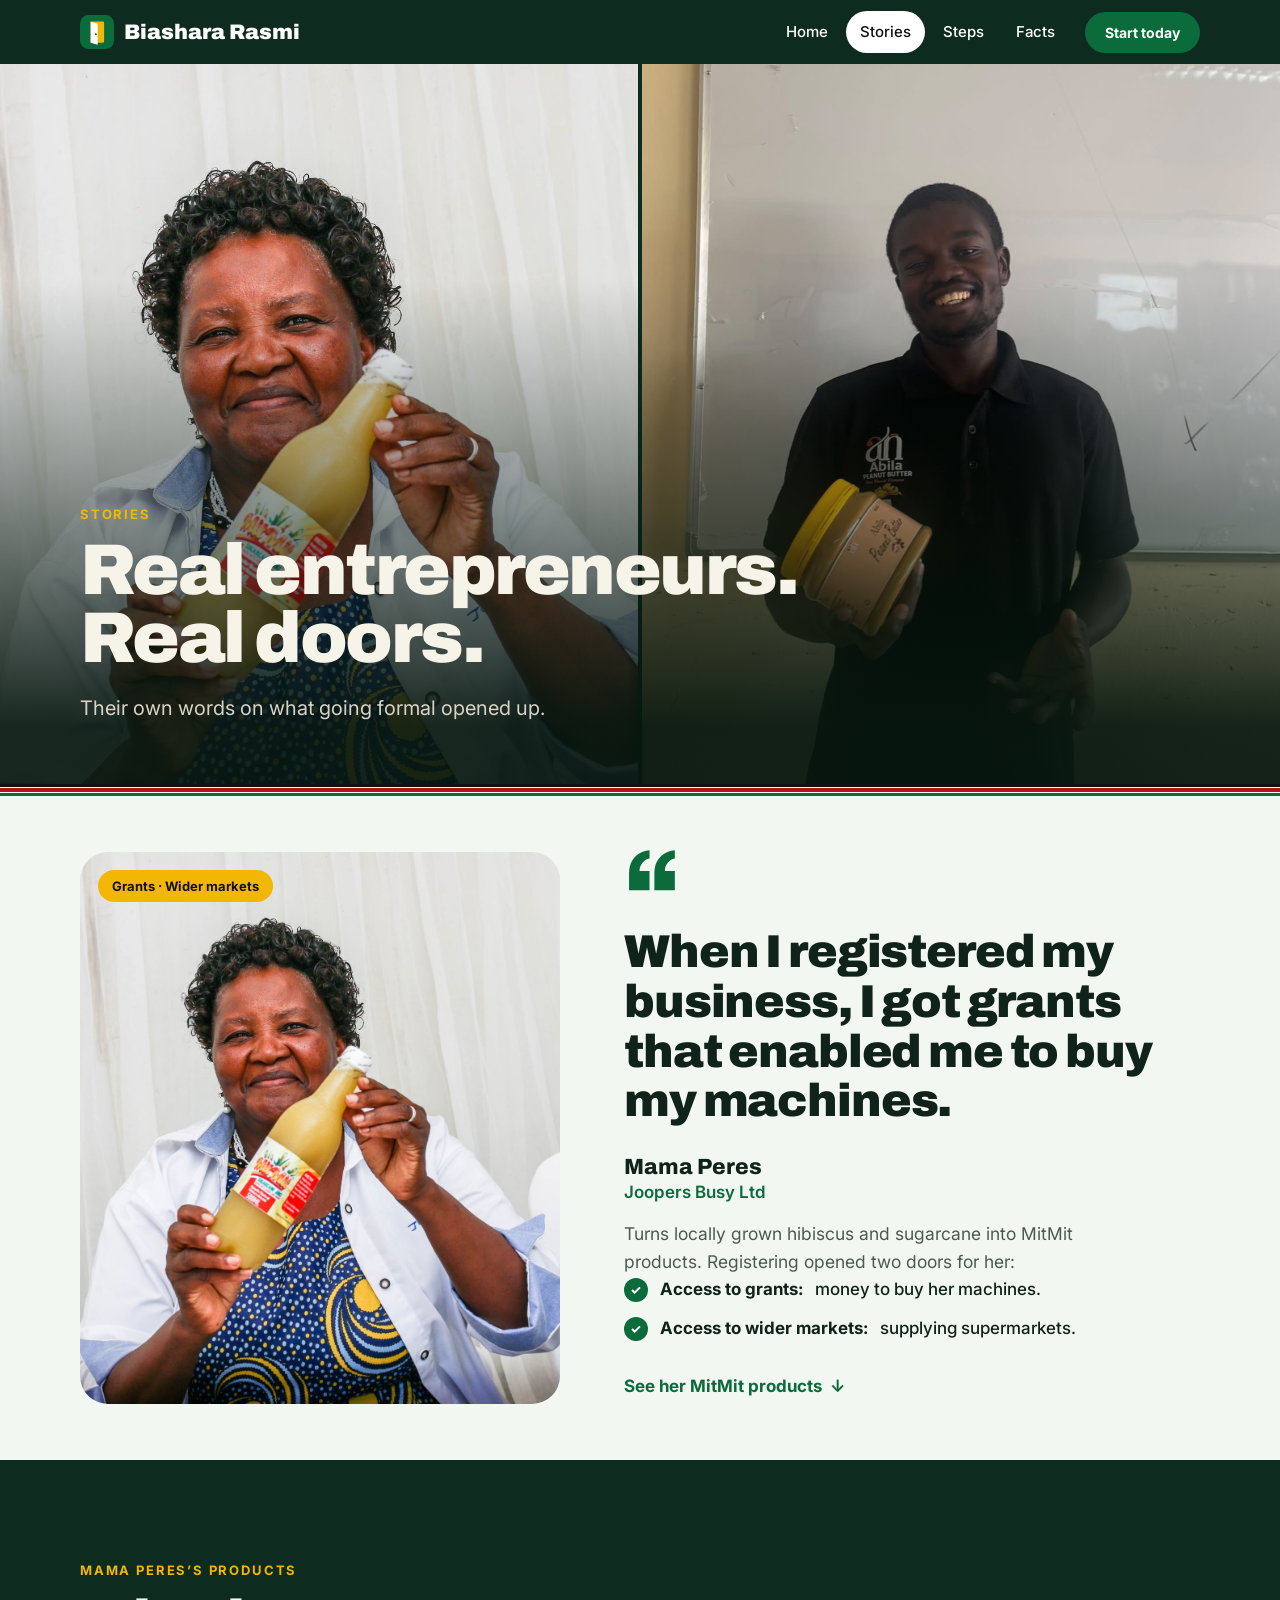
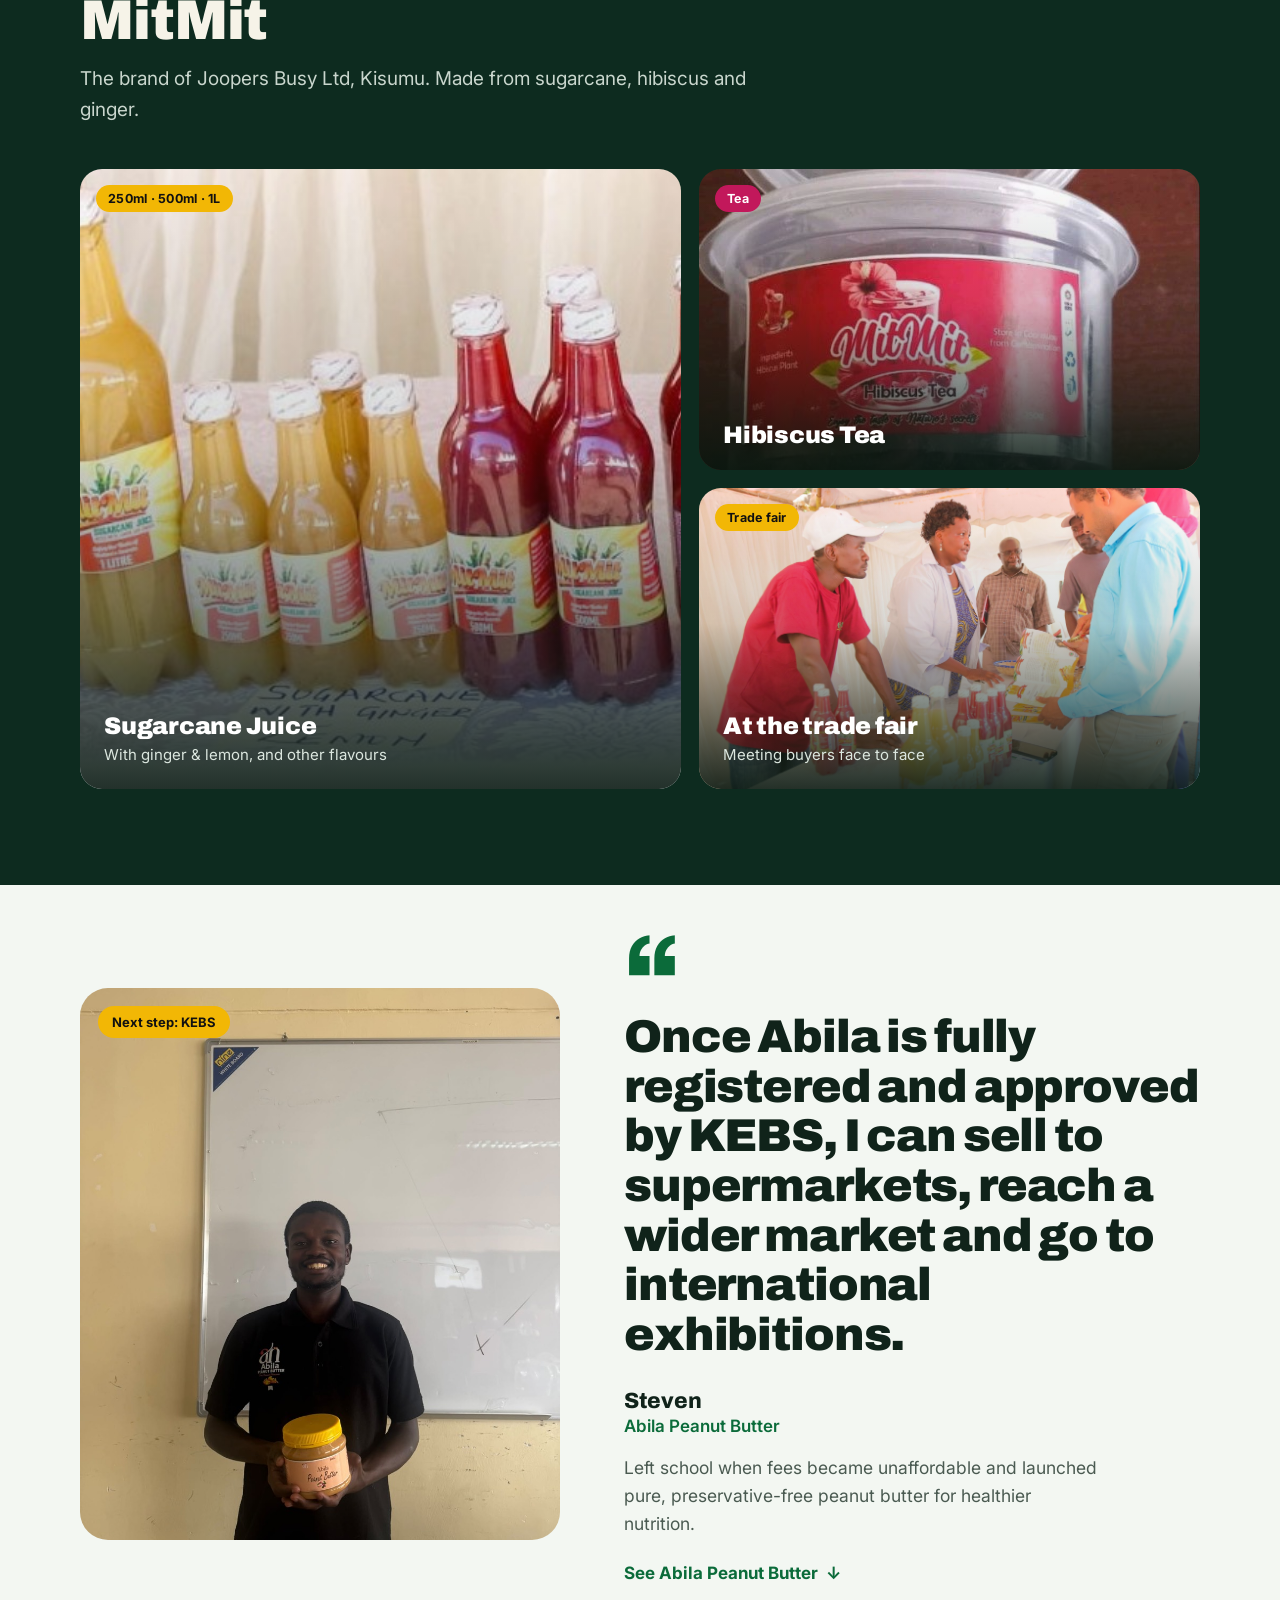
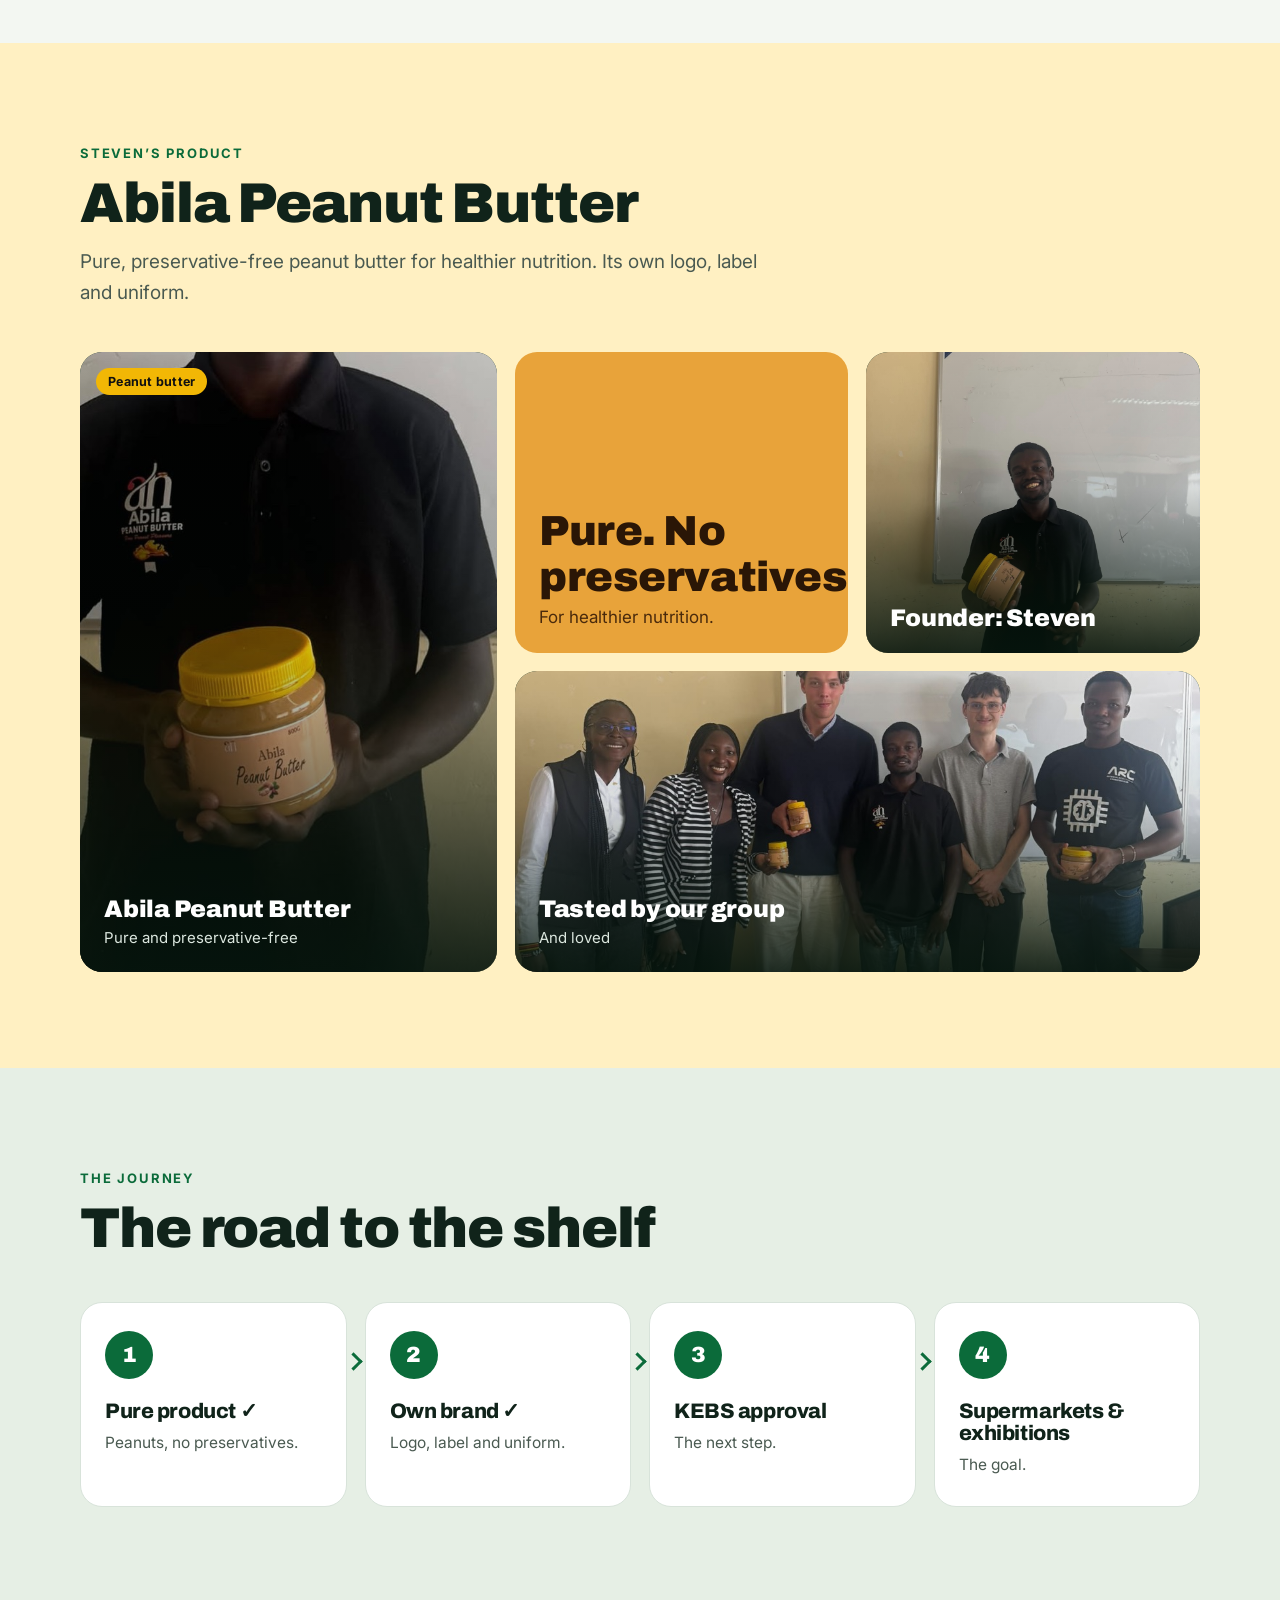
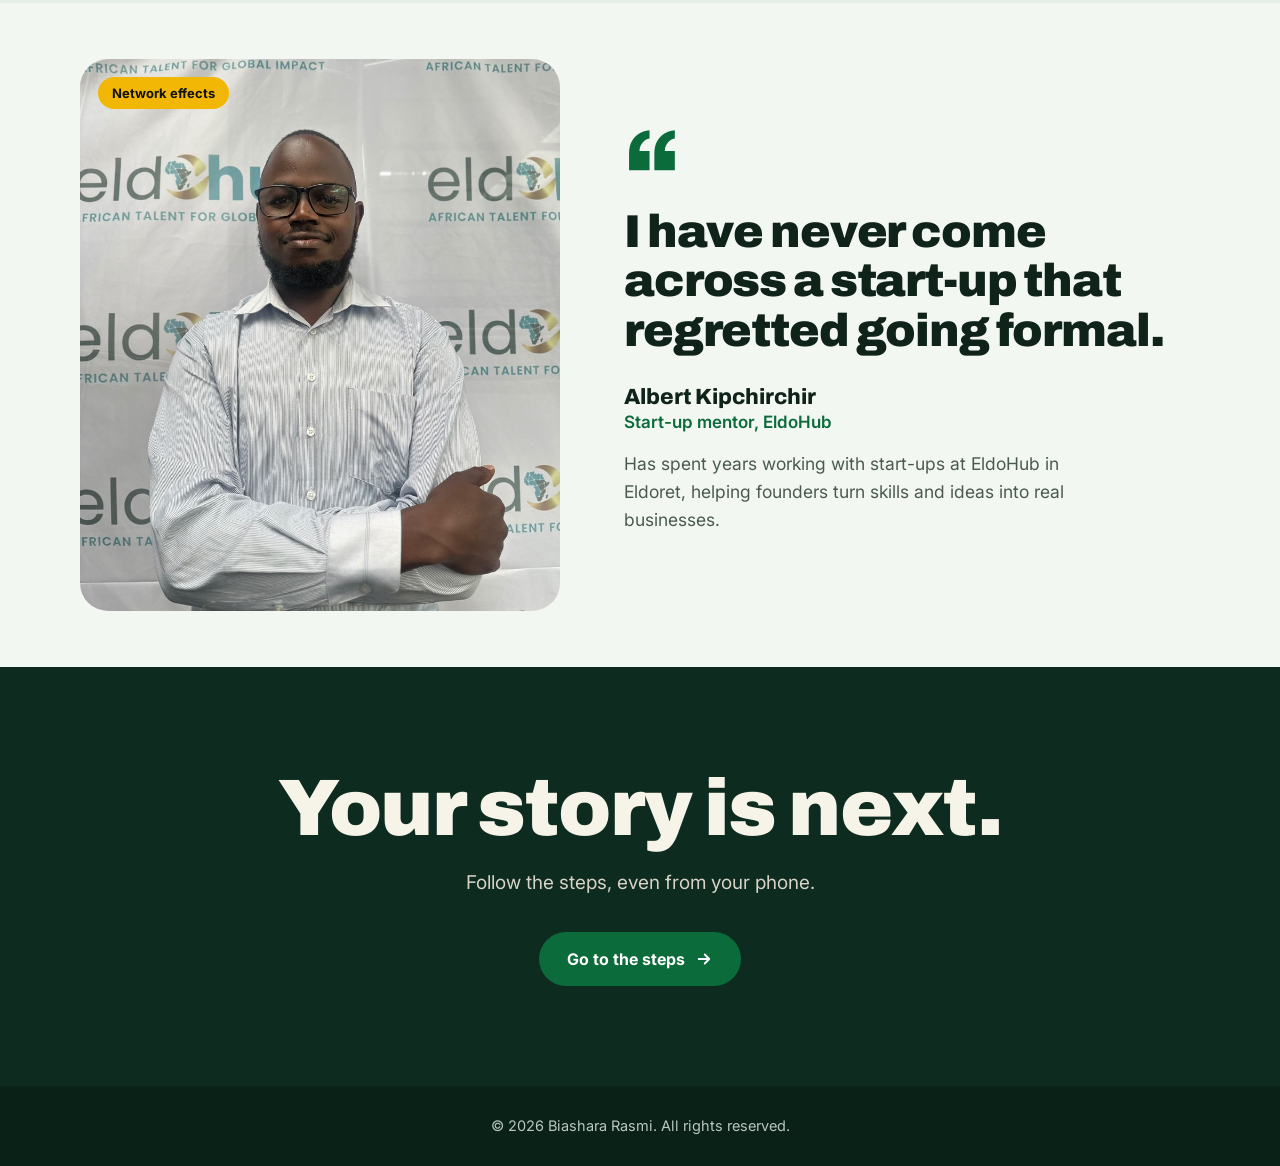
<file: stories.html>
<!DOCTYPE html>
<html lang="en">
<head>
<meta charset="utf-8">
<meta name="viewport" content="width=device-width, initial-scale=1, viewport-fit=cover">
<title>Stories | Biashara Rasmi</title>
<meta name="description" content="Real Kenyan entrepreneurs on what going formal opened up for them.">
<link rel="preconnect" href="https://fonts.googleapis.com">
<link rel="preconnect" href="https://fonts.gstatic.com" crossorigin>
<link href="https://fonts.googleapis.com/css2?family=Archivo:wght@500;700;800;900&family=Inter:wght@400;500;600;700&display=swap" rel="stylesheet">
<link rel="stylesheet" href="assets/css/style.css">
<link rel="icon" type="image/svg+xml" href="assets/img/logo-mark.svg">
</head>
<body>

<!--<div class="notice"><p>Fees updated for 2026. <a href="steps.html">See the steps →</a></p></div>-->

<nav class="nav" aria-label="Main"><div class="wrap">
  <a class="logo" href="index.html" aria-label="Biashara Rasmi home"><svg class="logo-mark" viewBox="0 0 48 48" aria-hidden="true"><rect width="48" height="48" rx="12" fill="#0B6B3A"/><rect x="15" y="9" width="19" height="30" rx="2" fill="#F2B705"/><path d="M15 9 L25 12.5 V42 L15 39 Z" fill="#fff"/><circle cx="22.3" cy="27" r="1.4" fill="#0B6B3A"/></svg>Biashara Rasmi</a>
  <button class="menu-btn" aria-label="Menu" aria-expanded="false"><svg viewBox="0 0 24 24" fill="none" stroke="currentColor" stroke-width="2.2" stroke-linecap="round"><path d="M4 7h16M4 12h16M4 17h16"/></svg></button>
  <ul class="nav-links">
    <li><a href="index.html">Home</a></li>
    <li><a href="stories.html" aria-current="page">Stories</a></li>
    <li><a href="steps.html">Steps</a></li>
    <li><a href="facts.html">Facts</a></li>
  </ul>
  <div class="nav-tools">
    <a class="btn btn-green" href="https://accounts.ecitizen.go.ke" rel="noopener">Start today</a>
  </div>
</div></nav>

<header class="page-hero photo duo">
  <div class="duo-ph" aria-hidden="false">
    <img src="assets/img/mama-juice.jpg" alt="Mama Peres holding her MitMit sugarcane juice" style="object-position:38% 40%">
    <img src="assets/img/steven-hero.jpg" alt="Steven holding his Abila Peanut Butter" style="object-position:50% 15%">
  </div>
  <div class="wrap">
    <span class="kick">Stories</span>
    <h1>Real entrepreneurs.<br>Real doors.</h1>
    <p>Their own words on what going formal opened up.</p>
  </div>
</header>
<div class="stripe" aria-hidden="true"></div>

<main class="wrap">
  <article class="profile reveal" id="mama-peres">
    <div class="profile-ph">
      <img src="assets/img/mama-juice.jpg" alt="Mama Peres holding a bottle of her MitMit sugarcane juice" loading="lazy" style="object-position:40% 50%">
      <span class="badge">Grants · Wider markets</span>
    </div>
    <div>
      <blockquote>When I registered my business, I got grants that enabled me to buy my machines.</blockquote>
      <p class="name">Mama Peres</p>
      <p class="biz">Joopers Busy Ltd</p>
      <p class="bio">Turns locally grown hibiscus and sugarcane into MitMit products. Registering opened two doors for her:</p>
      <ul class="ticks">
        <li><b>Access to grants:</b> money to buy her machines.</li>
        <li><b>Access to wider markets:</b> supplying supermarkets.</li>
      </ul>
      <p style="margin-top:22px"><a class="link-arrow" href="#products"><span>See her MitMit products</span> ↓</a></p>
    </div>
  </article>

</main>

<section class="sec brand-sec" id="products"><div class="wrap">
  <div class="sec-head reveal">
    <span class="kick">Mama Peres’s products</span>
    <h2>MitMit</h2>
    <p>The brand of Joopers Busy Ltd, Kisumu. Made from sugarcane, hibiscus and ginger.</p>
  </div>
  <div class="products two-col">
    <figure class="prod tall reveal" style="margin:0">
      <img src="assets/img/product-range.jpg" alt="MitMit sugarcane juice in 250ml, 500ml and 1 litre bottles" loading="lazy">
      <span class="size">250ml · 500ml · 1L</span>
      <figcaption class="lab"><b>Sugarcane Juice</b><span>With ginger &amp; lemon, and other flavours</span></figcaption>
    </figure>
    <figure class="prod pink reveal" style="margin:0">
      <img src="assets/img/hibiscus-tea.jpg" alt="A tub of MitMit hibiscus tea" loading="lazy">
      <span class="size">Tea</span>
      <figcaption class="lab"><b>Hibiscus Tea</b></figcaption>
    </figure>
    <figure class="prod reveal" style="margin:0">
      <img src="assets/img/expo-buyers.jpg" alt="Buyers gathered at the MitMit stand at a trade fair" loading="lazy" style="object-position:55% 45%">
      <span class="size">Trade fair</span>
      <figcaption class="lab"><b>At the trade fair</b><span>Meeting buyers face to face</span></figcaption>
    </figure>
  </div>
</div></section>

<div class="wrap">
  <article class="profile reveal" id="steven">
    <div class="profile-ph">
      <img src="assets/img/steven.jpg" alt="Steven holding a jar of his peanut butter" loading="lazy">
      <span class="badge">Next step: KEBS</span>
    </div>
    <div>
      <blockquote>Once Abila is fully registered and approved by KEBS, I can sell to supermarkets, reach a wider market and go to international exhibitions.</blockquote>
      <p class="name">Steven</p>
      <p class="biz">Abila Peanut Butter</p>
      <p class="bio">Left school when fees became unaffordable and launched pure, preservative-free peanut butter for healthier nutrition.</p>
      <p style="margin-top:22px"><a class="link-arrow" href="#abila"><span>See Abila Peanut Butter</span> ↓</a></p>
    </div>
  </article>
</div>

<section class="sec brand-sec peanut" id="abila"><div class="wrap">
  <div class="sec-head reveal">
    <span class="kick">Steven’s product</span>
    <h2>Abila Peanut Butter</h2>
    <p>Pure, preservative-free peanut butter for healthier nutrition. Its own logo, label and uniform.</p>
  </div>
  <div class="products">
    <figure class="prod tall reveal" style="margin:0">
      <img src="assets/img/abila-jar.jpg" alt="A jar of Abila Peanut Butter with a yellow lid, held in front of a branded Abila shirt" loading="lazy">
      <span class="size">Peanut butter</span>
      <figcaption class="lab"><b>Abila Peanut Butter</b><span>Pure and preservative-free</span></figcaption>
    </figure>
    <div class="prod text reveal">
      <span class="lab"><b>Pure. No preservatives.</b><span>For healthier nutrition.</span></span>
    </div>
    <figure class="prod reveal" style="margin:0">
      <img src="assets/img/steven-2.jpg" alt="Steven presenting his Abila Peanut Butter" loading="lazy" style="object-position:50% 62%">
      <figcaption class="lab"><b>Founder: Steven</b></figcaption>
    </figure>
    <figure class="prod wide reveal" style="margin:0">
      <img src="assets/img/team.jpg" alt="Our group holding jars of Abila Peanut Butter with Steven" loading="lazy" style="object-position:50% 52%">
      <figcaption class="lab"><b>Tasted by our group</b><span>And loved</span></figcaption>
    </figure>
  </div>
</div></section>

<section class="sec band"><div class="wrap">
  <div class="sec-head reveal">
    <span class="kick">The journey</span>
    <h2>The road to the shelf</h2>
  </div>
  <ol class="steps4">
    <li class="reveal"><h3>Pure product ✓</h3><p>Peanuts, no preservatives.</p></li>
    <li class="reveal"><h3>Own brand ✓</h3><p>Logo, label and uniform.</p></li>
    <li class="reveal"><h3>KEBS approval</h3><p>The next step.</p></li>
    <li class="reveal"><h3>Supermarkets &amp; exhibitions</h3><p>The goal.</p></li>
  </ol>
</div></section>

<div class="wrap">

  <article class="profile reveal" id="albert">
    <div class="profile-ph">
      <img src="assets/img/albert.jpg" alt="Albert Kipchirchir at EldoHub" loading="lazy">
      <span class="badge">Network effects</span>
    </div>
    <div>
      <blockquote>I have never come across a start-up that regretted going formal.</blockquote>
      <p class="name">Albert Kipchirchir</p>
      <p class="biz">Start-up mentor, EldoHub</p>
      <p class="bio">Has spent years working with start-ups at EldoHub in Eldoret, helping founders turn skills and ideas into real businesses.</p>
    </div>
  </article>
</div>

<section class="cta"><div class="wrap">
  <h2 class="reveal">Your story is next.</h2>
  <p class="reveal">Follow the steps, even from your phone.</p>
  <a class="btn btn-green reveal" href="steps.html"><span>Go to the steps</span> <svg viewBox="0 0 24 24" fill="none" stroke="currentColor" stroke-width="2.5" stroke-linecap="round" stroke-linejoin="round"><path d="M5 12h14M13 6l6 6-6 6"/></svg></a>
</div></section>

<footer><div class="wrap foot-simple">
  <p>© 2026 Biashara Rasmi. All rights reserved.</p>
</div></footer>

<script src="assets/js/main.js"></script>
</body>
</html>
</file>
<file: assets/css/style.css>
/* Biashara Rasmi — shared styles */
/* Palette: sage-white base, deep forest, sugarcane gold, hibiscus pink */
:root{
  --bg:#F3F7F2;--surface:#FFFFFF;--ink:#10231A;--muted:#4A5A51;--line:#D8E3DA;--wash:#E6EFE5;
  --green:#0B6B3A;--gt:#0B6B3A;--red:#B5121B;--black:#0D2B1F;--deep:#0A2118;--cream:#F6F3E8;--gold:#F2B705;--hib:#C2185B;
  --mint:#DCEFE0;--blush:#FBE1EA;--sun:#FFF0C2;--sky:#E0EDF4;
  --radius:22px;--nav:64px;
  color-scheme:light;
}
@media (prefers-color-scheme:dark){:root:not([data-theme="light"]){
  --bg:#0E1813;--surface:#15231B;--ink:#EEF3EC;--muted:#A9B8AE;--line:#25382C;--wash:#122019;--gt:#5CCB8F;
  --mint:#173023;--blush:#33182A;--sun:#2F2810;--sky:#152530;color-scheme:dark}}
:root[data-theme="dark"]{
  --bg:#0E1813;--surface:#15231B;--ink:#EEF3EC;--muted:#A9B8AE;--line:#25382C;--wash:#122019;--gt:#5CCB8F;
  --mint:#173023;--blush:#33182A;--sun:#2F2810;--sky:#152530;color-scheme:dark}

*{box-sizing:border-box}
html{scroll-behavior:smooth;scroll-padding-top:calc(var(--nav) + 12px)}
body{margin:0;background:var(--bg);color:var(--ink);font:400 17px/1.6 Inter,system-ui,sans-serif;-webkit-font-smoothing:antialiased}
img{max-width:100%;display:block}
h1,h2,h3,h4{font-family:Archivo,Impact,sans-serif;line-height:1.04;margin:0;letter-spacing:-.02em}
h2{font-size:clamp(32px,5.2vw,56px);font-weight:900}
h3{font-size:22px;font-weight:800}
p{margin:0}
a{color:var(--gt)}
:focus-visible{outline:3px solid var(--gold);outline-offset:3px}
.wrap{max-width:1160px;margin:0 auto;padding:0 20px}
.sec{padding:96px 0}
.sec-head{max-width:680px;margin-bottom:44px}
.sec-head p{color:var(--muted);font-size:19px;margin-top:14px}
.kick{display:inline-block;font:700 13px Inter,sans-serif;letter-spacing:.14em;text-transform:uppercase;color:var(--gt);margin-bottom:14px}
.center{text-align:center;margin-left:auto;margin-right:auto}
.sr{position:absolute;width:1px;height:1px;overflow:hidden;clip:rect(0 0 0 0)}

/* Buttons */
.btn{display:inline-flex;align-items:center;gap:10px;padding:15px 26px;border-radius:99px;font:700 16px Inter,sans-serif;text-decoration:none;border:2px solid transparent;transition:transform .2s,background .2s}
.btn:hover{transform:translateY(-2px)}
.btn-green{background:var(--green);color:#fff}
.btn-green:hover{background:#00552F}
.btn-light{background:#fff;color:#111}
.btn-ghost{border-color:currentColor;color:inherit}
.btn svg{width:18px;height:18px}
.link-arrow{font-weight:700;text-decoration:none;display:inline-flex;gap:8px;align-items:center}
.link-arrow:hover{text-decoration:underline}

/* Notice bar */
.notice{background:var(--green);color:#fff;text-align:center;font-size:14px;padding:9px 16px}
.notice a{color:#fff;font-weight:700;margin-left:6px}

/* Nav */
.nav{position:sticky;top:0;z-index:50;background:var(--black);color:#fff}
.nav .wrap{display:flex;align-items:center;height:var(--nav);gap:16px}
.logo{font:900 21px Archivo,sans-serif;color:#fff;text-decoration:none;display:flex;align-items:center;gap:10px;white-space:nowrap}
.logo-mark{width:34px;height:34px;flex:none;display:block}
.nav-links{display:flex;gap:4px;list-style:none;margin:0 0 0 auto;padding:0}
.nav-links a{display:block;padding:9px 14px;color:#fff;text-decoration:none;font-weight:500;font-size:15px;border-radius:99px}
.nav-links a:hover{background:#ffffff1f}
.nav-links a[aria-current="page"]{background:#fff;color:#111}
.nav-tools{display:flex;gap:8px;align-items:center}
#lang{background:transparent;color:#fff;border:1.5px solid #ffffff66;border-radius:99px;padding:8px 14px;font:600 14px Inter,sans-serif;cursor:pointer}
#lang:hover{border-color:#fff}
.nav .btn{padding:10px 18px;font-size:14px}
.menu-btn{display:none;background:none;border:0;color:#fff;padding:8px;cursor:pointer}
.menu-btn svg{width:26px;height:26px}
@media (max-width:900px){
  .menu-btn{display:block;order:3}
  .nav-tools{margin-left:auto}
  .nav-links{display:none;position:absolute;top:var(--nav);left:0;right:0;background:var(--black);flex-direction:column;padding:10px 16px 20px;gap:2px}
  .nav-links.open{display:flex}
  .nav-links a{padding:14px 16px;font-size:17px}
  .nav .btn{display:none}
}

.stripe{height:12px;background:linear-gradient(180deg,#111 0 25%,#fff 25% 33%,var(--red) 33% 67%,#fff 67% 75%,var(--green) 75%)}

/* ===== HERO SLIDER (full-bleed photo, gradient, arrows) ===== */
.hero{position:relative;height:min(88vh,760px);min-height:540px;background:#000;color:#fff;overflow:hidden}
.slide{position:absolute;inset:0;opacity:0;visibility:hidden;transition:opacity .9s ease,visibility .9s}
.slide.is-on{opacity:1;visibility:visible}
.slide img{position:absolute;inset:0;width:100%;height:100%;object-fit:cover;transform:scale(1.08);transition:transform 7s ease-out}
.slide.is-on img{transform:scale(1)}
.slide::after{content:"";position:absolute;inset:0;background:linear-gradient(90deg,rgba(0,0,0,.82) 0%,rgba(0,0,0,.55) 45%,rgba(0,0,0,.05) 80%),linear-gradient(0deg,rgba(0,0,0,.55),transparent 40%)}
@media (min-width:901px){
  .slide{background:var(--black)}
  .slide img{left:38%;width:62%}
  .slide::after{background:linear-gradient(90deg,var(--black) 38%,rgba(13,43,31,.75) 44%,rgba(13,43,31,0) 58%),linear-gradient(0deg,rgba(0,0,0,.45),transparent 35%)}
}
.slide-body{position:relative;z-index:2;height:100%;display:flex;flex-direction:column;justify-content:center;max-width:1160px;margin:0 auto;padding:0 20px}
.slide-body>*{max-width:620px}
.slide .tag{display:inline-flex;align-self:flex-start;background:var(--gold);color:#111;font:700 13px Inter,sans-serif;letter-spacing:.08em;text-transform:uppercase;padding:7px 14px;border-radius:99px;margin-bottom:22px}
.slide h1{font-size:clamp(48px,8.5vw,104px);font-weight:900;letter-spacing:-.035em;line-height:.95}
.slide h1 em{font-style:normal;color:var(--gold)}
.slide p{font-size:clamp(18px,2vw,22px);margin:22px 0 32px;color:#F3EEE3;max-width:480px}
.slide .btns{display:flex;gap:12px;flex-wrap:wrap}
.slide.is-on .slide-body>*{animation:rise .8s both}
.slide.is-on .slide-body>*:nth-child(2){animation-delay:.1s}
.slide.is-on .slide-body>*:nth-child(3){animation-delay:.2s}
.slide.is-on .slide-body>*:nth-child(4){animation-delay:.3s}
@keyframes rise{from{opacity:0;transform:translateY(24px)}to{opacity:1;transform:none}}

.hero-ctrl{position:absolute;z-index:5;left:0;right:0;bottom:28px}
.hero-ctrl .wrap{display:flex;align-items:center;gap:18px}
.bars{display:flex;gap:8px;flex:1;max-width:320px}
.bars button{flex:1;height:4px;border:0;padding:8px 0;background:none;cursor:pointer;position:relative}
.bars button::before,.bars button::after{content:"";position:absolute;left:0;right:0;top:6px;height:4px;border-radius:4px;background:#ffffff4d}
.bars button::after{background:#fff;transform:scaleX(0);transform-origin:left}
.bars button.done::after{transform:scaleX(1)}
.bars button.run::after{animation:fill var(--dur,6s) linear forwards}
.hero.paused .bars button.run::after{animation-play-state:paused}
@keyframes fill{to{transform:scaleX(1)}}
.arrows{display:flex;gap:10px;margin-left:auto}
.arrows button{width:52px;height:52px;border-radius:50%;border:1.5px solid #ffffff80;background:#00000033;color:#fff;cursor:pointer;display:grid;place-items:center;backdrop-filter:blur(6px)}
.arrows button:hover{background:#fff;color:#111}
.arrows svg{width:20px;height:20px}
.credit{position:absolute;z-index:4;right:20px;top:16px;font-size:11px;color:#ffffffaa}

/* Page header (inner pages) */
.page-hero{background:var(--black);color:var(--cream);padding:84px 0 72px;position:relative;overflow:hidden}
.page-hero h1{font-size:clamp(46px,8vw,96px);font-weight:900;letter-spacing:-.035em;line-height:.95;max-width:820px}
.page-hero p{font-size:20px;margin-top:20px;max-width:560px;color:#D9D3C7}
.page-hero .kick{color:var(--gold)}
.page-hero.photo{padding:0;min-height:520px;display:flex;align-items:flex-end}
.page-hero.photo img{position:absolute;inset:0;width:100%;height:100%;object-fit:cover;object-position:center 30%}
.page-hero.photo::after{content:"";position:absolute;inset:0;background:linear-gradient(0deg,rgba(0,0,0,.88) 5%,rgba(0,0,0,.25) 65%,rgba(0,0,0,.1))}
.page-hero.team{min-height:640px}
.page-hero.team img{object-position:center 36%}
.page-hero.duo{min-height:720px}
.page-hero.duo h1{font-size:clamp(40px,5.6vw,76px);max-width:none}
.page-hero.duo::after{background:linear-gradient(0deg,rgba(6,22,14,.92) 8%,rgba(6,22,14,.35) 45%,rgba(0,0,0,0) 70%)}
@media (max-width:700px){.page-hero.duo{min-height:560px}}
.duo-ph{position:absolute;inset:0;display:grid;grid-template-columns:1fr 1fr;gap:4px;background:var(--black)}
.duo-ph img{position:static!important;width:100%;height:100%;object-fit:cover}
.page-hero.photo .wrap{position:relative;z-index:2;padding-bottom:60px;padding-top:160px;width:100%}

/* ===== FEATURE CARDS (tinted tiles with icon) ===== */
.cards{display:grid;grid-template-columns:repeat(auto-fill,minmax(250px,1fr));gap:18px;list-style:none;margin:0;padding:0}
.card{background:var(--mint);border-radius:var(--radius);padding:30px 26px 28px;min-height:250px;display:flex;flex-direction:column;transition:transform .25s}
.card:hover{transform:translateY(-4px)}
.card:nth-child(4n+2){background:var(--sun)}
.card:nth-child(4n+3){background:var(--blush)}
.card:nth-child(4n+4){background:var(--sky)}
.card .ico{width:58px;height:58px;border-radius:16px;background:var(--surface);display:grid;place-items:center;margin-bottom:auto;box-shadow:0 2px 0 var(--line)}
.card .ico svg{width:30px;height:30px;color:var(--gt)}
.card h3{margin-top:40px;font-size:24px}
.card p{margin-top:8px;color:var(--muted);font-size:16px}
.card.feature{background:var(--black);color:#fff;grid-column:span 2}
.card.feature p{color:#D9D3C7}
.card.feature .ico{background:var(--gold)}
.card.feature .ico svg{color:#111}
@media (max-width:600px){
  .card.feature{grid-column:auto}
  .card{min-height:0;display:grid;grid-template-columns:58px 1fr;column-gap:16px;padding:20px}
  .card .ico{grid-row:span 2;margin:0}
  .card h3{margin-top:2px;font-size:21px}
  .card p{margin-top:2px;font-size:15px}
}

/* ===== SPLIT ROW (text one side, image other) ===== */
.split{display:grid;grid-template-columns:1fr 1fr;gap:64px;align-items:center}
.split.flip .split-media{order:2}
.split-media{border-radius:28px;overflow:hidden;aspect-ratio:4/3.4;position:relative}
.split-media img{width:100%;height:100%;object-fit:cover}
.split-media .pill{position:absolute;left:18px;bottom:18px;background:var(--surface);color:var(--ink);border-radius:16px;padding:14px 18px;font-weight:600;font-size:15px;display:flex;gap:12px;align-items:center;box-shadow:0 10px 30px #0003}
.split-media .pill b{font:900 28px Archivo,sans-serif;color:var(--gt)}
.split h2{margin-bottom:18px}
.split p{color:var(--muted);font-size:19px;margin-bottom:28px}
.ticks{list-style:none;padding:0;margin:0 0 30px;display:grid;gap:12px}
.ticks li{display:flex;gap:12px;align-items:flex-start;font-weight:500}
.ticks li::before{content:"";flex:none;width:24px;height:24px;border-radius:50%;background:var(--green) url("data:image/svg+xml,%3Csvg xmlns='http://www.w3.org/2000/svg' viewBox='0 0 24 24' fill='none' stroke='white' stroke-width='3'%3E%3Cpath d='M6 12l4 4 8-8'/%3E%3C/svg%3E") center/16px no-repeat;margin-top:2px}
@media (max-width:860px){.split{grid-template-columns:1fr;gap:32px}.split.flip .split-media{order:0}}

/* ===== HOW IT WORKS (4 numbered steps) ===== */
.band{background:var(--wash)}
.steps4{display:grid;grid-template-columns:repeat(4,1fr);gap:18px;counter-reset:s;list-style:none;padding:0;margin:0}
.steps4 li{background:var(--surface);border-radius:var(--radius);padding:28px 24px;counter-increment:s;position:relative;border:1px solid var(--line)}
.steps4 li::before{content:counter(s);display:grid;place-items:center;width:48px;height:48px;border-radius:50%;background:var(--green);color:#fff;font:900 22px Archivo,sans-serif;margin-bottom:22px}
.steps4 li:not(:last-child)::after{content:"";position:absolute;top:52px;right:-14px;width:10px;height:10px;border-top:3px solid var(--gt);border-right:3px solid var(--gt);transform:rotate(45deg);z-index:2}
.steps4 h3{font-size:21px}
.steps4 p{color:var(--muted);font-size:15.5px;margin-top:8px}
@media (max-width:900px){.steps4{grid-template-columns:1fr 1fr}.steps4 li::after{display:none}}
@media (max-width:520px){.steps4{grid-template-columns:1fr}}

/* ===== STORY CARDS ===== */
.stories{display:grid;grid-template-columns:repeat(3,1fr);gap:20px}
.story{border-radius:var(--radius);overflow:hidden;background:var(--surface);border:1px solid var(--line);display:flex;flex-direction:column;text-decoration:none;color:inherit;transition:transform .25s}
.story:hover{transform:translateY(-4px)}
.story .ph{aspect-ratio:4/4.2;overflow:hidden}
.story .ph img{width:100%;height:100%;object-fit:cover;object-position:center 75%;transition:transform .6s}
.story:hover .ph img{transform:scale(1.04)}
.story .tx{padding:24px}
.story blockquote{margin:0;font:700 20px/1.3 Archivo,sans-serif;letter-spacing:-.01em}
.story .who{margin-top:16px;font-size:14px;color:var(--muted)}
.story .who b{color:var(--ink);display:block;font-size:16px}
.chip{display:inline-block;background:var(--mint);color:var(--gt);font:700 12px Inter,sans-serif;letter-spacing:.06em;text-transform:uppercase;padding:6px 11px;border-radius:99px;margin-bottom:14px}
@media (max-width:900px){.stories{grid-template-columns:1fr;max-width:480px}}

/* ===== BIG NUMBER BAND ===== */
.numband{background:var(--green);color:#fff;padding:80px 0}
.numband .wrap{display:grid;grid-template-columns:auto 1fr;gap:48px;align-items:center}
.numband .big{font:900 clamp(110px,18vw,220px)/.85 Archivo,sans-serif;letter-spacing:-.05em}
.numband .big small{font-size:.35em;letter-spacing:-.02em;opacity:.7}
.numband h2{font-size:clamp(28px,4vw,44px)}
.numband p{margin:14px 0 26px;font-size:18px;color:#E3F2E9}
@media (max-width:760px){.numband .wrap{grid-template-columns:1fr;gap:16px}}

/* ===== CTA ===== */
.cta{background:var(--black);color:var(--cream);text-align:center;padding:100px 0;position:relative;overflow:hidden}
.cta h2{font-size:clamp(40px,7vw,80px)}
.cta p{font-size:19px;margin:18px auto 34px;max-width:480px;color:#D9D3C7}

/* ===== FOOTER ===== */
footer{background:var(--deep);color:#B9C7BE;padding:64px 0 36px;font-size:14.5px}
.foot-grid{display:grid;grid-template-columns:1.4fr 1fr 1fr;gap:40px}
footer .logo{margin-bottom:14px}
footer h4{font:700 13px Inter,sans-serif;letter-spacing:.12em;text-transform:uppercase;color:#fff;margin-bottom:14px}
footer ul{list-style:none;padding:0;margin:0;display:grid;gap:8px}
footer a{color:#B9C7BE;text-decoration:none}
footer a:hover{color:#fff;text-decoration:underline}
.foot-note{border-top:1px solid #1E3A2C;margin-top:44px;padding-top:24px;font-size:13px;line-height:1.6;display:grid;gap:8px}
@media (max-width:760px){.foot-grid{grid-template-columns:1fr}}

/* ===== STORIES PAGE ===== */
.profile{display:grid;grid-template-columns:5fr 6fr;gap:64px;align-items:center;padding:56px 0}
.profile+.profile{border-top:1px solid var(--line)}
.profile:nth-of-type(even) .profile-ph{order:2}
.profile-ph{border-radius:28px;overflow:hidden;aspect-ratio:4/4.6;position:relative}
.profile-ph img{width:100%;height:100%;object-fit:cover;object-position:center 70%}
.profile-ph .badge{position:absolute;top:18px;left:18px;background:var(--gold);color:#111;font:700 13px Inter,sans-serif;padding:8px 14px;border-radius:99px}
.profile blockquote{margin:0;font:900 clamp(30px,4vw,46px)/1.08 Archivo,sans-serif;letter-spacing:-.025em}
.profile blockquote::before{content:"“";display:block;font-size:110px;line-height:.6;color:var(--gt);margin-bottom:6px}
.profile .name{margin-top:28px;font:800 22px Archivo,sans-serif}
.profile .biz{color:var(--gt);font-weight:600}
.profile .bio{color:var(--muted);margin-top:14px;font-size:17.5px;max-width:480px}
@media (max-width:860px){.profile{grid-template-columns:1fr;gap:28px}.profile:nth-of-type(even) .profile-ph{order:0}}

/* ===== STEPS PAGE ===== */
.timeline{list-style:none;padding:0;margin:0;counter-reset:t;position:relative;max-width:820px}
.timeline::before{content:"";position:absolute;left:27px;top:20px;bottom:20px;width:3px;background:var(--line)}
.timeline>li{counter-increment:t;position:relative;padding:0 0 44px 84px}
.timeline>li::before{content:counter(t);position:absolute;left:0;top:0;width:57px;height:57px;border-radius:50%;background:var(--green);color:#fff;display:grid;place-items:center;font:900 24px Archivo,sans-serif;border:5px solid var(--bg)}
.timeline h3{font-size:26px;padding-top:12px}
.timeline p{color:var(--muted);margin-top:8px}
.fee{display:inline-block;margin-top:12px;background:var(--sun);color:var(--ink);font-weight:700;font-size:14.5px;padding:7px 14px;border-radius:99px}
.docs{display:flex;flex-wrap:wrap;gap:8px;list-style:none;padding:0;margin:14px 0 0}
.docs li{background:var(--surface);border:1px solid var(--line);border-radius:12px;padding:8px 13px;font-size:15px;font-weight:500}
.warn{margin-top:14px;background:var(--blush);border-left:4px solid var(--red);border-radius:10px;padding:12px 16px;font-size:15.5px}
.types{display:grid;grid-template-columns:repeat(3,1fr);gap:10px;margin-top:16px}
.types div{background:var(--surface);border:1px solid var(--line);border-radius:16px;padding:16px}
.types b{display:block;font-family:Archivo,sans-serif;font-size:17px}
.types span{font-size:14.5px;color:var(--muted)}
@media (max-width:640px){.types{grid-template-columns:1fr}.timeline>li{padding-left:72px}}
.safe{display:flex;gap:16px;align-items:flex-start;background:var(--surface);border:1px solid var(--line);border-radius:var(--radius);padding:24px;max-width:820px;margin-top:8px}
.safe svg{flex:none;width:32px;height:32px;color:var(--red)}

.faq{max-width:820px;display:grid;gap:12px}
.faq details{background:var(--surface);border:1px solid var(--line);border-radius:18px;padding:0 24px}
.faq summary{list-style:none;cursor:pointer;padding:22px 0;font:800 20px Archivo,sans-serif;display:flex;justify-content:space-between;gap:16px;align-items:center}
.faq summary::-webkit-details-marker{display:none}
.faq summary::after{content:"+";flex:none;width:34px;height:34px;border-radius:50%;background:var(--mint);color:var(--gt);display:grid;place-items:center;font:700 22px Inter,sans-serif;transition:transform .25s}
.faq details[open] summary::after{transform:rotate(45deg)}
.faq details p{padding:0 0 22px;color:var(--muted)}

/* ===== FACTS PAGE ===== */
.facts-top{display:grid;grid-template-columns:1.1fr 1fr;gap:40px;align-items:center}
.mega{font:900 clamp(90px,15vw,180px)/.85 Archivo,sans-serif;letter-spacing:-.05em;color:var(--gt)}
.mega-sub{font-size:20px;color:var(--muted);margin-top:12px;max-width:380px}
.kmap{width:100%;max-width:440px;margin-left:auto}
.panel{background:var(--surface);border:1px solid var(--line);border-radius:28px;padding:36px}
.panel h3{font-size:26px;margin-bottom:22px}
.dots{display:grid;grid-template-columns:repeat(10,1fr);gap:7px;max-width:420px}
.dots i{aspect-ratio:1;border-radius:50%;background:var(--line)}
.dots i.on{background:var(--green)}
.legend{margin-top:18px;font-size:15px;color:var(--muted)}
.two{display:grid;grid-template-columns:1fr 1fr;gap:20px}
@media (max-width:860px){.two,.facts-top{grid-template-columns:1fr}.kmap{margin:0 auto}}
.hbar{margin-top:6px}
.hbar .row{margin-bottom:22px}
.hbar .lbl{display:flex;justify-content:space-between;font-weight:600;margin-bottom:8px}
.hbar .lbl b{font:900 22px Archivo,sans-serif}
.hbar .track{height:30px;border-radius:10px;background:var(--wash);overflow:hidden}
.hbar .fill{height:100%;border-radius:10px;background:var(--gold);width:0;transition:width 1.4s cubic-bezier(.2,.7,.2,1)}
.hbar .fill.g{background:var(--green)}
.tiles{display:grid;grid-template-columns:repeat(3,1fr);gap:18px;margin-top:20px}
.tile{border-radius:var(--radius);padding:32px 28px;background:var(--mint)}
.tile:nth-child(2){background:var(--sun)}
.tile:nth-child(3){background:var(--blush)}
.tile b{display:block;font:900 clamp(48px,6vw,68px)/1 Archivo,sans-serif;letter-spacing:-.03em}
.tile span{display:block;margin-top:10px;color:var(--muted)}
@media (max-width:760px){.tiles{grid-template-columns:1fr}}
.sources{font-size:14px;color:var(--muted);margin-top:28px;max-width:760px}

/* ===== PRODUCTS (MitMit by Joopers Busy) ===== */
.brand-sec{background:var(--black);color:var(--cream)}
.brand-sec .kick{color:var(--gold)}
.brand-sec .sec-head p{color:#C9D6CD}
.products{display:grid;grid-template-columns:1.25fr 1fr 1fr;grid-template-rows:auto auto;gap:18px}
.prod{position:relative;border-radius:var(--radius);overflow:hidden;background:#173828;min-height:300px;display:flex;align-items:flex-end;text-decoration:none;color:#fff}
.prod img{position:absolute;inset:0;width:100%;height:100%;object-fit:cover;transition:transform .7s}
.prod:hover img{transform:scale(1.05)}
.prod::after{content:"";position:absolute;inset:0;background:linear-gradient(0deg,rgba(6,22,14,.88) 0%,rgba(6,22,14,.15) 55%,transparent)}
.prod .lab{position:relative;z-index:2;padding:22px 24px}
.prod .lab b{display:block;font:900 24px/1.1 Archivo,sans-serif;letter-spacing:-.01em}
.prod .lab span{display:block;font-size:15px;color:#DCE7DF;margin-top:4px}
.prod .size{position:absolute;z-index:2;top:16px;left:16px;background:var(--gold);color:#111;font:700 12.5px Inter,sans-serif;padding:6px 12px;border-radius:99px;letter-spacing:.02em}
.prod.tall{grid-row:span 2;min-height:620px}
.products.two-col{grid-template-columns:1.2fr 1fr}
.prod.wide{grid-column:span 2}
.prod.pink .size{background:var(--hib);color:#fff}
@media (max-width:860px){.products{grid-template-columns:1fr 1fr}.prod.tall{grid-row:auto;grid-column:span 2;min-height:420px}.prod.wide{grid-column:span 2}}
@media (max-width:520px){.products{grid-template-columns:1fr}.prod.tall,.prod.wide{grid-column:auto}.prod{min-height:280px}}

.brand-sec.peanut{background:var(--sun);color:var(--ink)}
.brand-sec.peanut .kick{color:var(--gt)}
.brand-sec.peanut .sec-head p{color:var(--muted)}
.prod.text{background:#E8A33A;min-height:240px}
.prod.text::after{display:none}
.prod.text .lab b{font-size:clamp(30px,3.4vw,42px);color:#2A1606}
.prod.text .lab span{color:#4A2A0C;font-size:17px}
.journey{display:grid;grid-template-columns:repeat(3,1fr);gap:18px;counter-reset:j}
.journey figure{margin:0;background:var(--surface);border:1px solid var(--line);border-radius:var(--radius);overflow:hidden;counter-increment:j}
.journey img{width:100%;aspect-ratio:4/3.2;object-fit:cover}
.journey figcaption{padding:20px 22px 24px}
.journey figcaption b{display:flex;gap:10px;align-items:center;font:800 20px Archivo,sans-serif}
.journey figcaption b::before{content:counter(j);display:grid;place-items:center;width:30px;height:30px;border-radius:50%;background:var(--green);color:#fff;font-size:15px;flex:none}
.journey figcaption span{display:block;color:var(--muted);margin-top:6px;font-size:15.5px}
@media (max-width:860px){.journey{grid-template-columns:1fr;max-width:480px}}

/* Reveal on scroll */
.reveal{opacity:0;transform:translateY(26px);transition:opacity .7s ease,transform .7s ease}
.reveal.in{opacity:1;transform:none}

@media (prefers-reduced-motion:reduce){
  *,*::before,*::after{animation:none!important;transition:none!important;scroll-behavior:auto!important}
  .reveal{opacity:1;transform:none}
  .slide img{transform:none}
}
@media (max-width:600px){
  .sec{padding:68px 0}
  .hero{height:auto;min-height:620px}
  .slide::after{background:linear-gradient(0deg,rgba(0,0,0,.9) 15%,rgba(0,0,0,.45) 65%,rgba(0,0,0,.2))}
  .slide-body{justify-content:flex-end;padding-bottom:110px}
  .arrows button{width:44px;height:44px}
}

/* Simple footer */
.foot-simple{padding-block:0;text-align:center}
footer:has(.foot-simple){padding:28px 0}

/* ===== SEVEN DOORS: numbered, equal cards ===== */
.doors{list-style:none;margin:0;padding:0;display:flex;flex-wrap:wrap;justify-content:center;gap:18px;counter-reset:door}
.door{counter-increment:door;flex:0 1 calc(25% - 14px);min-width:240px;background:var(--surface);border:1px solid var(--line);border-radius:var(--radius);padding:28px 26px 30px;display:flex;flex-direction:column;transition:transform .25s,border-color .25s}
.door:hover{transform:translateY(-4px);border-color:var(--gt)}
.door::before{content:counter(door,decimal-leading-zero);font:900 54px/1 Archivo,sans-serif;letter-spacing:-.04em;color:var(--gt);margin-bottom:22px}
.door h3{font-size:23px}
.door p{color:var(--muted);font-size:15.5px;margin-top:8px}
@media (max-width:1000px){.door{flex-basis:calc(50% - 9px)}}
@media (max-width:560px){
  .door{flex-basis:100%;display:grid;grid-template-columns:64px 1fr;column-gap:14px;padding:22px}
  .door::before{grid-row:span 2;font-size:40px;margin:0}
}

/* ===== DOWNSIDES of staying informal ===== */
.downs{list-style:none;margin:0;padding:0;display:grid;grid-template-columns:repeat(3,1fr);gap:18px}
.down{background:var(--blush);border-radius:var(--radius);padding:26px 24px 28px;display:flex;gap:16px;align-items:flex-start}
.down::before{content:"";flex:none;width:40px;height:40px;border-radius:50%;background:var(--hib) url("data:image/svg+xml,%3Csvg xmlns='http://www.w3.org/2000/svg' viewBox='0 0 24 24' fill='none' stroke='white' stroke-width='3' stroke-linecap='round'%3E%3Cpath d='M7 7l10 10M17 7L7 17'/%3E%3C/svg%3E") center/18px no-repeat}
.down h3{font-size:20px}
.down p{color:var(--muted);font-size:15px;margin-top:4px}
@media (max-width:900px){.downs{grid-template-columns:1fr 1fr}}
@media (max-width:560px){.downs{grid-template-columns:1fr}}
</file>
